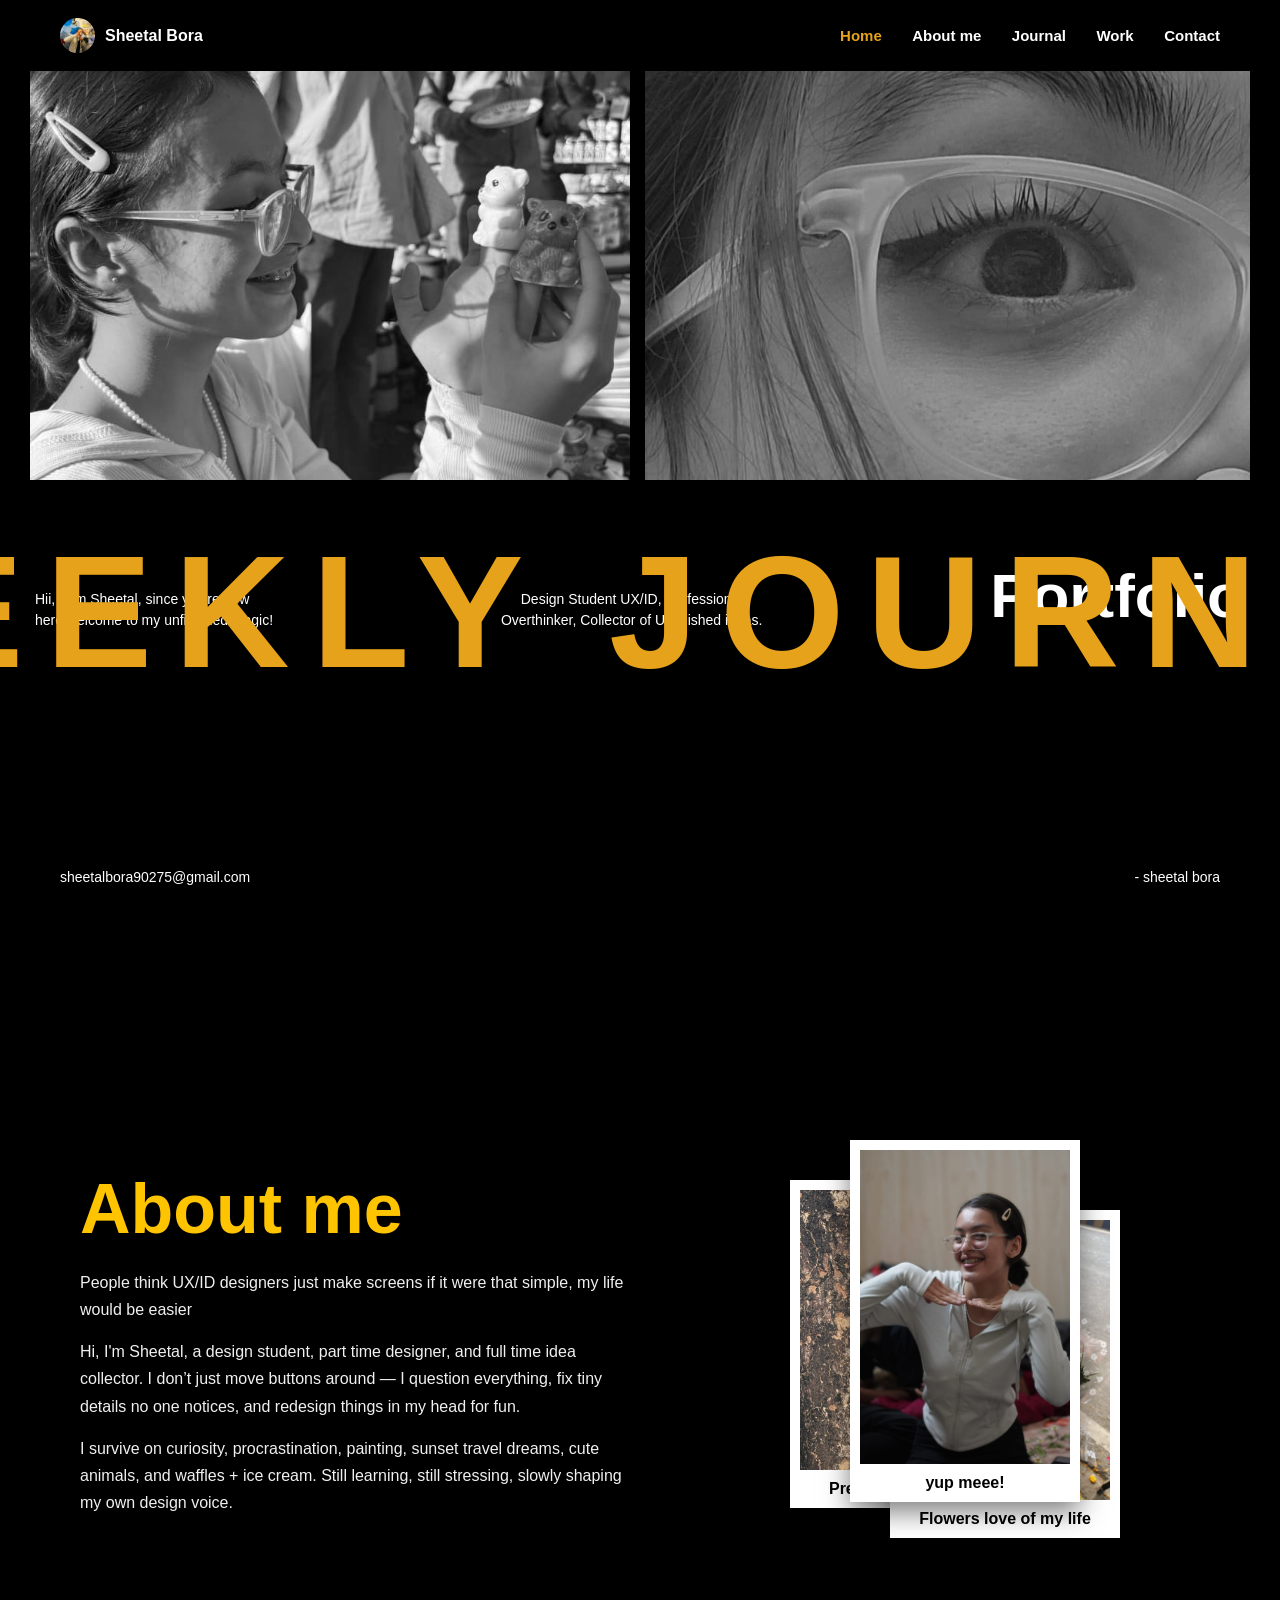
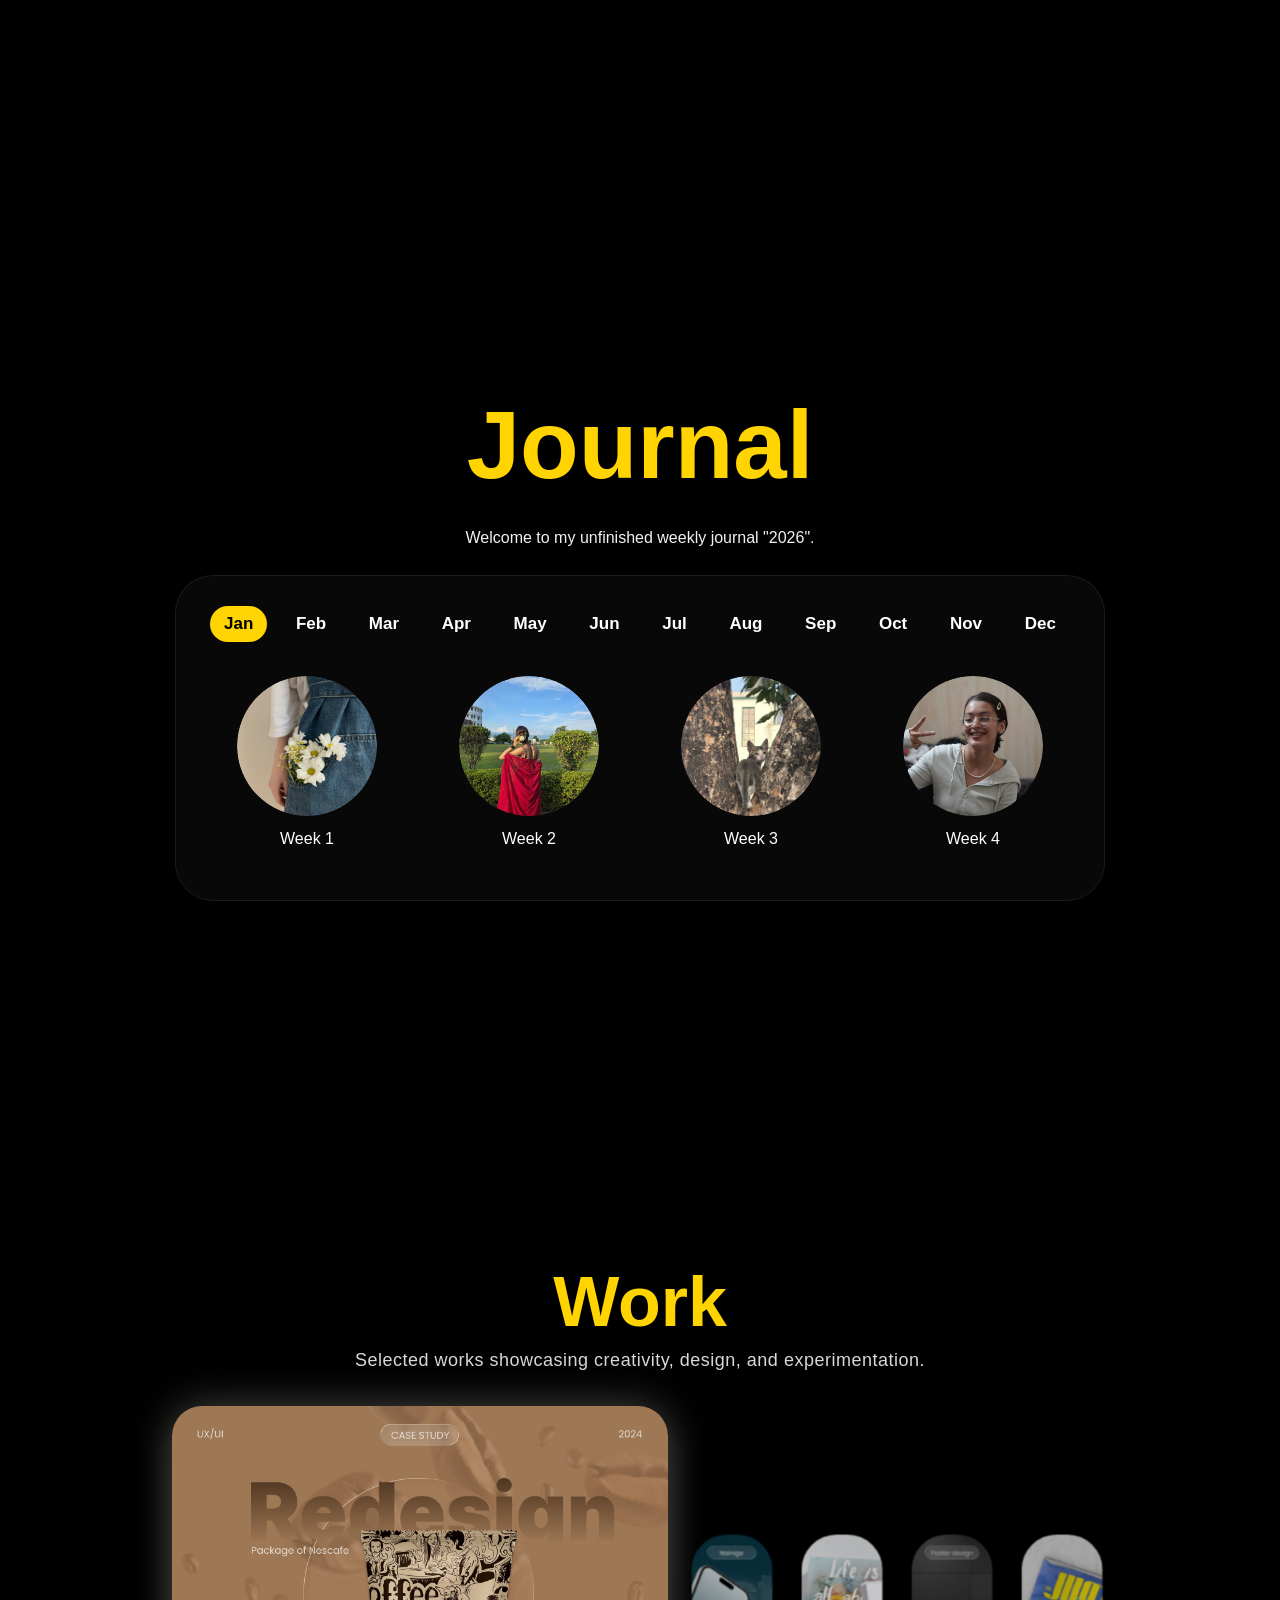
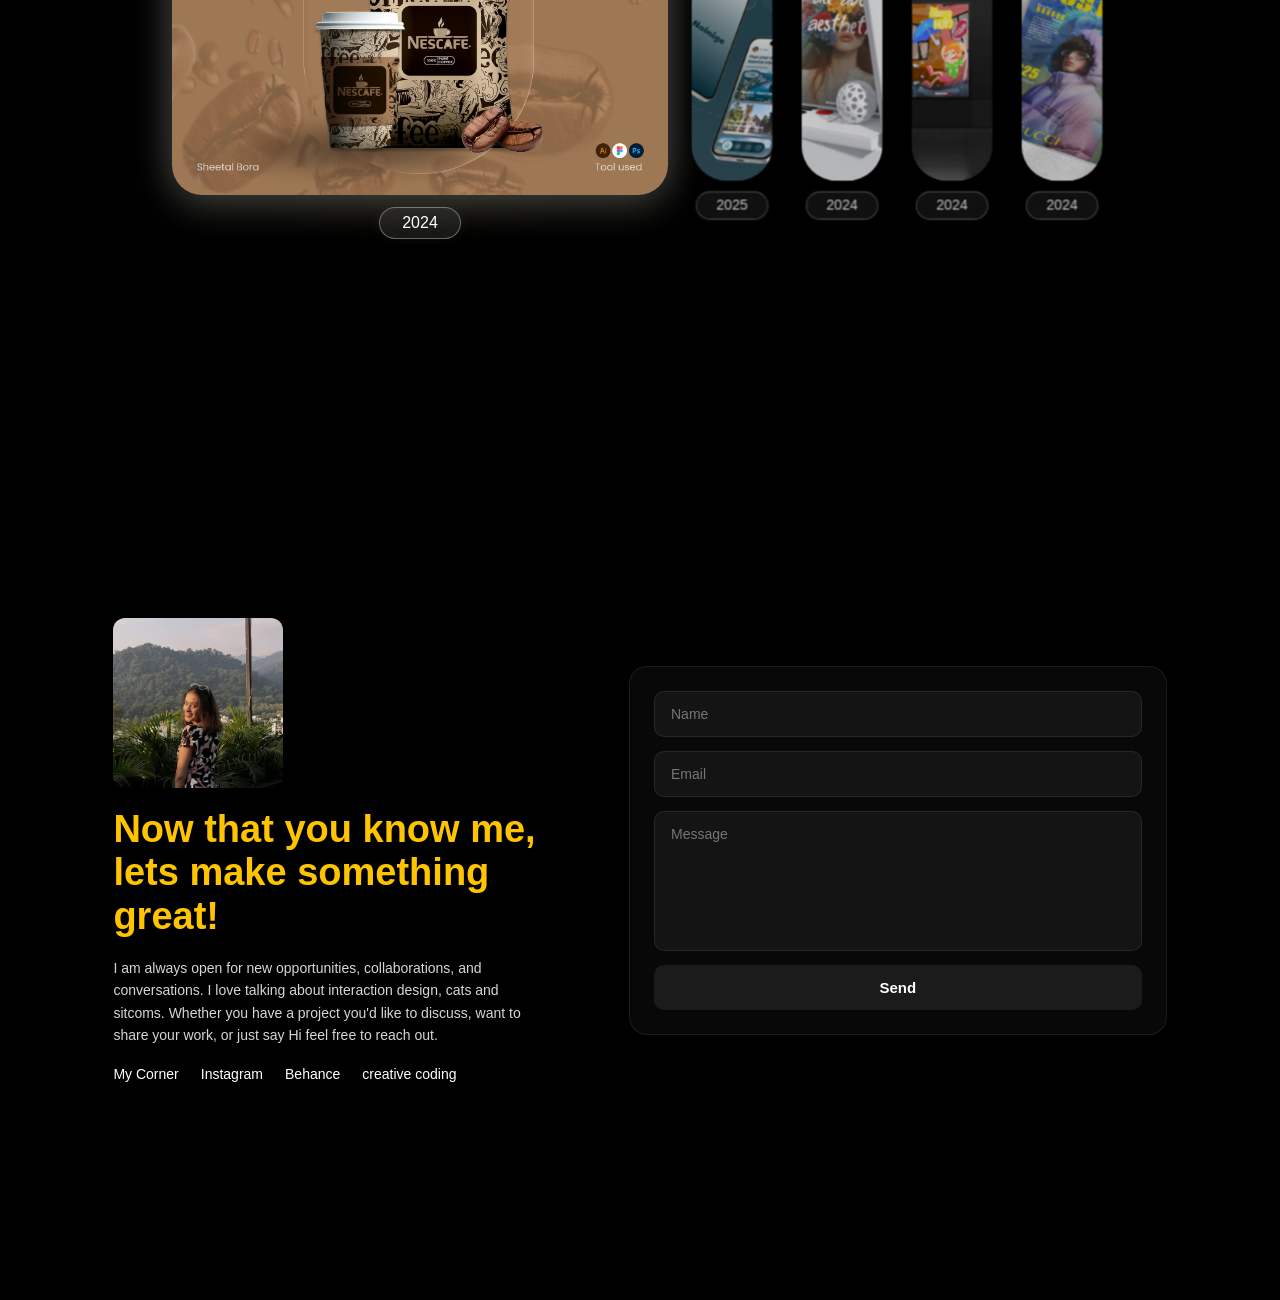
<file: index.html>
<!DOCTYPE html>
<html lang="en">
<head>
  <meta charset="UTF-8">
  <meta name="viewport" content="width=device-width, initial-scale=1.0">
  <title>Sheetal Bora Portfolio</title>
  <link rel="stylesheet" href="style.css">
</head>
<body>
  <header>
    <div class="logo">
      <img src="image/image 95.png" alt="logo">
      <span><b>Sheetal Bora</b></span>
    </div>

    <nav>
      <a href="#home" class="nav-link active">Home</a>
      <a href="#about" class="nav-link">About me</a>
      <a href="#journal" class="nav-link">Journal</a>
      <a href="#work" class="nav-link">Work</a>
      <a href="#contact" class="nav-link">Contact</a>
    </nav>
  </header>

  <!-- HERO -->
  <section class="hero" id="home">
    <div class="images">
      <img src="image/WhatsApp Image 2026-03-09 at 8.50.52 AM.jpeg" class="img1" alt="">
      <img src="image/EYE.jpeg" class="img2" alt="">
    </div>

    <h1>WEEKLY JOURNAL</h1>

    <div class="bottom-text">
      <div class="intro">
        <p>Hii, I am Sheetal, since you're new<br>here welcome to my unfinished magic!</p>
      </div>

      <div class="design">
        <p>Design Student UX/ID, Professional<br>Overthinker, Collector of Unfinished ideas.</p>
      </div>

      <div class="portfolio">
        <h2>Portfolio</h2>
      </div>
    </div>
  </section>

  <!-- ABOUT -->
  <section class="about" id="about">
    <div class="left">
      <h1>About me</h1>

      <p class="subtitle">
        People think UX/ID designers just make screens if it were that simple, my life would be easier
      </p>

      <p>
        Hi, I'm Sheetal, a design student, part time designer, and full time idea collector.
        I don’t just move buttons around — I question everything, fix tiny details no one notices,
        and redesign things in my head for fun.
      </p>

      <p>
        I survive on curiosity, procrastination, painting, sunset travel dreams, cute animals,
        and waffles + ice cream. Still learning, still stressing, slowly shaping my own design voice.
      </p>
    </div>

    <div class="right">
      <div class="polaroid stack1">
        <img src="image/WhatsApp Image 2026-03-09 at 8.50.54 AM.jpeg" alt="">
        <p>yup meee!</p>
      </div>

      <div class="polaroid stack2">
        <img src="image/WhatsApp Image 2025-03-09 at 8.53.59 AM.jpeg" alt="">
        <p>Flowers love of my life</p>
      </div>

      <div class="polaroid stack3">
        <img src="image/WhatsApp Image 2026-03-09 at 8.53.53 AM.jpeg" alt="">
        <p>Pretty little baby cat</p>
      </div>
    </div>
  </section>

  <!-- JOURNAL SECTION -->
  <section class="journal-section" id="journal">
    <h1 class="journal-title">Journal</h1>
    <p class="journal-subtitle">Welcome to my unfinished weekly journal "2026".</p>

    <div class="journal-card">

      <!-- RADIO BUTTONS -->
      <input type="radio" name="journal-month" id="jan" checked>
      <input type="radio" name="journal-month" id="feb">
      <input type="radio" name="journal-month" id="mar">
      <input type="radio" name="journal-month" id="apr">
      <input type="radio" name="journal-month" id="may">
      <input type="radio" name="journal-month" id="jun">
      <input type="radio" name="journal-month" id="jul">
      <input type="radio" name="journal-month" id="aug">
      <input type="radio" name="journal-month" id="sep">
      <input type="radio" name="journal-month" id="oct">
      <input type="radio" name="journal-month" id="nov">
      <input type="radio" name="journal-month" id="dec">

      <!-- MONTHS -->
      <div class="journal-months">
        <label for="jan" class="month-tab">Jan</label>
        <label for="feb" class="month-tab">Feb</label>
        <label for="mar" class="month-tab">Mar</label>
        <label for="apr" class="month-tab">Apr</label>
        <label for="may" class="month-tab">May</label>
        <label for="jun" class="month-tab">Jun</label>
        <label for="jul" class="month-tab">Jul</label>
        <label for="aug" class="month-tab">Aug</label>
        <label for="sep" class="month-tab">Sep</label>
        <label for="oct" class="month-tab">Oct</label>
        <label for="nov" class="month-tab">Nov</label>
        <label for="dec" class="month-tab">Dec</label>
      </div>

      <!-- JAN -->
      <div class="month-panel panel-jan">
        <div class="weeks-row">
          <a href="jan-week1.html" class="week-item filled">
            <div class="week-circle">
              <img src="image/art• aesthetic•flowers.jpg" alt="January Week 1">
            </div>
            <span>Week 1</span>
          </a>

          <a href="jan-week2.html" class="week-item filled">
            <div class="week-circle">
              <img src="image/WhatsApp Image 2026-03-09 at 8.53.59 AM.jpeg" alt="January Week 2">
            </div>
            <span>Week 2</span>
          </a>

          <a href="jan-week3.html" class="week-item filled">
            <div class="week-circle">
              <img src="image/WhatsApp Image 2026-03-09 at 8.53.53 AM.jpeg" alt="January Week 3">
            </div>
            <span>Week 3</span>
          </a>

          <a href="jan-week4.html" class="week-item filled">
            <div class="week-circle">
              <img src="image/WhatsApp Image 2026-03-09 at 8.50.55 AM.jpeg" alt="January Week 4">
            </div>
            <span>Week 4</span>
          </a>
        </div>
      </div>

      <!-- FEB -->
      <div class="month-panel panel-feb">
        <div class="weeks-row">
          <a href="inspomoodboard.html" class="week-item filled">
            <div class="week-circle">
              <img src="image/WhatsApp Image 2026-03-10 at 11.21.31 PM.jpeg" alt="February Week 1">
            </div>
            <span>Week 1</span>
          </a>

          <a href="mistake.html" class="week-item filled">
            <div class="week-circle">
              <img src="image/WhatsApp Image 2026-03-10 at 11.21.25 PM (1).jpeg" alt="February Week 2">
            </div>
            <span>Week 2</span>
          </a>

          <a href="letter.html" class="week-item filled">
            <div class="week-circle">
              <img src="image/WhatsApp Image 2026-03-09 at 8.50.51 AM.jpeg" alt="February Week 3">
            </div>
            <span>Week 3</span>
          </a>

          <a href="exam.html" class="week-item filled">
            <div class="week-circle">
              <img src="image/WhatsApp Image 2025-03-09 at 8.53.59 AM.jpeg" alt="February Week 4">
            </div>
            <span>Week 4</span>
          </a>
        </div>
      </div>

      <!-- MAR -->
      <div class="month-panel panel-mar">
        <div class="weeks-row">
          <a href="holidays.html" class="week-item filled">
            <div class="week-circle">
              <img src="image/WhatsApp Image 2026-03-09 at 8.54.00 AM.jpeg" alt="March Week 1">
            </div>
            <span>Week 1</span>
          </a>

          <a href="#" class="week-item add-week">
            <div class="week-circle empty-circle plus-circle">+</div>
            <span>Week 2</span>
          </a>

          <div class="week-item empty">
            <div class="week-circle empty-circle"></div>
            <span>Week 3</span>
          </div>

          <div class="week-item empty">
            <div class="week-circle empty-circle"></div>
            <span>Week 4</span>
          </div>
        </div>
      </div>

      <!-- APR -->
      <div class="month-panel panel-apr">
        <div class="weeks-row">
          <div class="week-item empty"><div class="week-circle empty-circle"></div><span>Week 1</span></div>
          <div class="week-item empty"><div class="week-circle empty-circle"></div><span>Week 2</span></div>
          <div class="week-item empty"><div class="week-circle empty-circle"></div><span>Week 3</span></div>
          <div class="week-item empty"><div class="week-circle empty-circle"></div><span>Week 4</span></div>
        </div>
      </div>

      <!-- MAY -->
      <div class="month-panel panel-may">
        <div class="weeks-row">
          <div class="week-item empty"><div class="week-circle empty-circle"></div><span>Week 1</span></div>
          <div class="week-item empty"><div class="week-circle empty-circle"></div><span>Week 2</span></div>
          <div class="week-item empty"><div class="week-circle empty-circle"></div><span>Week 3</span></div>
          <div class="week-item empty"><div class="week-circle empty-circle"></div><span>Week 4</span></div>
        </div>
      </div>

      <!-- JUN -->
      <div class="month-panel panel-jun">
        <div class="weeks-row">
          <div class="week-item empty"><div class="week-circle empty-circle"></div><span>Week 1</span></div>
          <div class="week-item empty"><div class="week-circle empty-circle"></div><span>Week 2</span></div>
          <div class="week-item empty"><div class="week-circle empty-circle"></div><span>Week 3</span></div>
          <div class="week-item empty"><div class="week-circle empty-circle"></div><span>Week 4</span></div>
        </div>
      </div>

      <!-- JUL -->
      <div class="month-panel panel-jul">
        <div class="weeks-row">
          <div class="week-item empty"><div class="week-circle empty-circle"></div><span>Week 1</span></div>
          <div class="week-item empty"><div class="week-circle empty-circle"></div><span>Week 2</span></div>
          <div class="week-item empty"><div class="week-circle empty-circle"></div><span>Week 3</span></div>
          <div class="week-item empty"><div class="week-circle empty-circle"></div><span>Week 4</span></div>
        </div>
      </div>

      <!-- AUG -->
      <div class="month-panel panel-aug">
        <div class="weeks-row">
          <div class="week-item empty"><div class="week-circle empty-circle"></div><span>Week 1</span></div>
          <div class="week-item empty"><div class="week-circle empty-circle"></div><span>Week 2</span></div>
          <div class="week-item empty"><div class="week-circle empty-circle"></div><span>Week 3</span></div>
          <div class="week-item empty"><div class="week-circle empty-circle"></div><span>Week 4</span></div>
        </div>
      </div>

      <!-- SEP -->
      <div class="month-panel panel-sep">
        <div class="weeks-row">
          <div class="week-item empty"><div class="week-circle empty-circle"></div><span>Week 1</span></div>
          <div class="week-item empty"><div class="week-circle empty-circle"></div><span>Week 2</span></div>
          <div class="week-item empty"><div class="week-circle empty-circle"></div><span>Week 3</span></div>
          <div class="week-item empty"><div class="week-circle empty-circle"></div><span>Week 4</span></div>
        </div>
      </div>

      <!-- OCT -->
      <div class="month-panel panel-oct">
        <div class="weeks-row">
          <div class="week-item empty"><div class="week-circle empty-circle"></div><span>Week 1</span></div>
          <div class="week-item empty"><div class="week-circle empty-circle"></div><span>Week 2</span></div>
          <div class="week-item empty"><div class="week-circle empty-circle"></div><span>Week 3</span></div>
          <div class="week-item empty"><div class="week-circle empty-circle"></div><span>Week 4</span></div>
        </div>
      </div>

      <!-- NOV -->
      <div class="month-panel panel-nov">
        <div class="weeks-row">
          <div class="week-item empty"><div class="week-circle empty-circle"></div><span>Week 1</span></div>
          <div class="week-item empty"><div class="week-circle empty-circle"></div><span>Week 2</span></div>
          <div class="week-item empty"><div class="week-circle empty-circle"></div><span>Week 3</span></div>
          <div class="week-item empty"><div class="week-circle empty-circle"></div><span>Week 4</span></div>
        </div>
      </div>

      <!-- DEC -->
      <div class="month-panel panel-dec">
        <div class="weeks-row">
          <div class="week-item empty"><div class="week-circle empty-circle"></div><span>Week 1</span></div>
          <div class="week-item empty"><div class="week-circle empty-circle"></div><span>Week 2</span></div>
          <div class="week-item empty"><div class="week-circle empty-circle"></div><span>Week 3</span></div>
          <div class="week-item empty"><div class="week-circle empty-circle"></div><span>Week 4</span></div>
        </div>
      </div>

    </div>
  </section>

  <!-- WORK -->
  <section class="work-section" id="work">
    <h1 class="work-title">Work</h1>
    <p class="work-subtitle">Selected works showcasing creativity, design, and experimentation.</p>

    <div class="work-wrap">
      <input type="radio" name="project" id="proj1" checked>
      <input type="radio" name="project" id="proj2">
      <input type="radio" name="project" id="proj3">
      <input type="radio" name="project" id="proj4">
      <input type="radio" name="project" id="proj5">

      <div class="projects-row">
        <label for="proj1" class="project-thumb thumb1">
          <img src="image/coffe2.png" alt="">
          <span>2024</span>
        </label>

        <label for="proj2" class="project-thumb thumb2">
          <img src="image/nanigo.png" alt="">
          <span>2025</span>
        </label>

        <label for="proj3" class="project-thumb thumb3">
          <img src="image/book.png" alt="">
          <span>2024</span>
        </label>

        <label for="proj4" class="project-thumb thumb4">
          <img src="image/poster.png" alt="">
          <span>2024</span>
        </label>

        <label for="proj5" class="project-thumb thumb5">
          <img src="image/graphic2.png" alt="">
          <span>2024</span>
        </label>
      </div>
    </div>
  </section>

  <!-- CONTACT -->
  <section class="contact-section" id="contact">

    <div class="contact-left">
      <img src="image/ink.jpeg" alt="my photo" class="contact-photo">

      <h2>Now that you know me,<br>lets make something great!</h2>

      <p>
        I am always open for new opportunities, collaborations, and conversations.
        I love talking about interaction design, cats and sitcoms. Whether you have
        a project you'd like to discuss, want to share your work, or just say Hi
        feel free to reach out.
      </p>

      <div class="contact-links">
        <a href="https://sheetalcode7351.github.io/mycorner.io/">My Corner</a>
        <a href="https://www.instagram.com/sheetal_7351?igsh=MW5wbmE5a3d1djgw">Instagram</a>
        <a href="https://www.behance.net/sheetalbora">Behance</a>
        <a href="creaTive coding\index.html">creative coding</a>
      </div>
    </div>

    <div class="contact-right">
      <input type="text" placeholder="Name">
      <input type="email" placeholder="Email">
      <textarea placeholder="Message"></textarea>
      <button>Send</button>
    </div>

  </section>

  <footer>
    <div>sheetalbora90275@gmail.com</div>
    <div>- sheetal bora</div>
  </footer>

  <script>
    const sections = document.querySelectorAll("section");
    const navLinks = document.querySelectorAll(".nav-link");

    window.addEventListener("scroll", () => {
      let current = "";

      sections.forEach(section => {
        const sectionTop = section.offsetTop;

        if (window.pageYOffset >= sectionTop - 200) {
          current = section.getAttribute("id");
        }
      });

      navLinks.forEach(link => {
        link.classList.remove("active");
        if (link.getAttribute("href") === "#" + current) {
          link.classList.add("active");
        }
      });
    });
  </script>

  <script>
    document.addEventListener("mousemove", function(e){
      const sparkle = document.createElement("div");
      sparkle.classList.add("sparkle");
      sparkle.style.left = e.clientX + "px";
      sparkle.style.top = e.clientY + "px";
      document.body.appendChild(sparkle);

      setTimeout(() => {
        sparkle.remove();
      }, 800);
    });
  </script>

  <script>
    const monthRadios = document.querySelectorAll('input[name="journal-month"]');
    const monthLabels = document.querySelectorAll('.journal-months .month-tab');

    function saveSelectedMonth(monthId) {
      localStorage.setItem("selectedJournalMonth", monthId);
    }

    function restoreSelectedMonth() {
      const savedMonth = localStorage.getItem("selectedJournalMonth");
      if (savedMonth) {
        const savedRadio = document.getElementById(savedMonth);
        if (savedRadio) {
          savedRadio.checked = true;
        }
      }
    }

    monthRadios.forEach(radio => {
      radio.addEventListener("change", function () {
        saveSelectedMonth(this.id);
      });
    });

    monthLabels.forEach(label => {
      label.addEventListener("click", function () {
        const monthId = this.getAttribute("for");
        saveSelectedMonth(monthId);
      });
    });

    window.addEventListener("load", restoreSelectedMonth);
  </script>

</body>
</html>
</file>
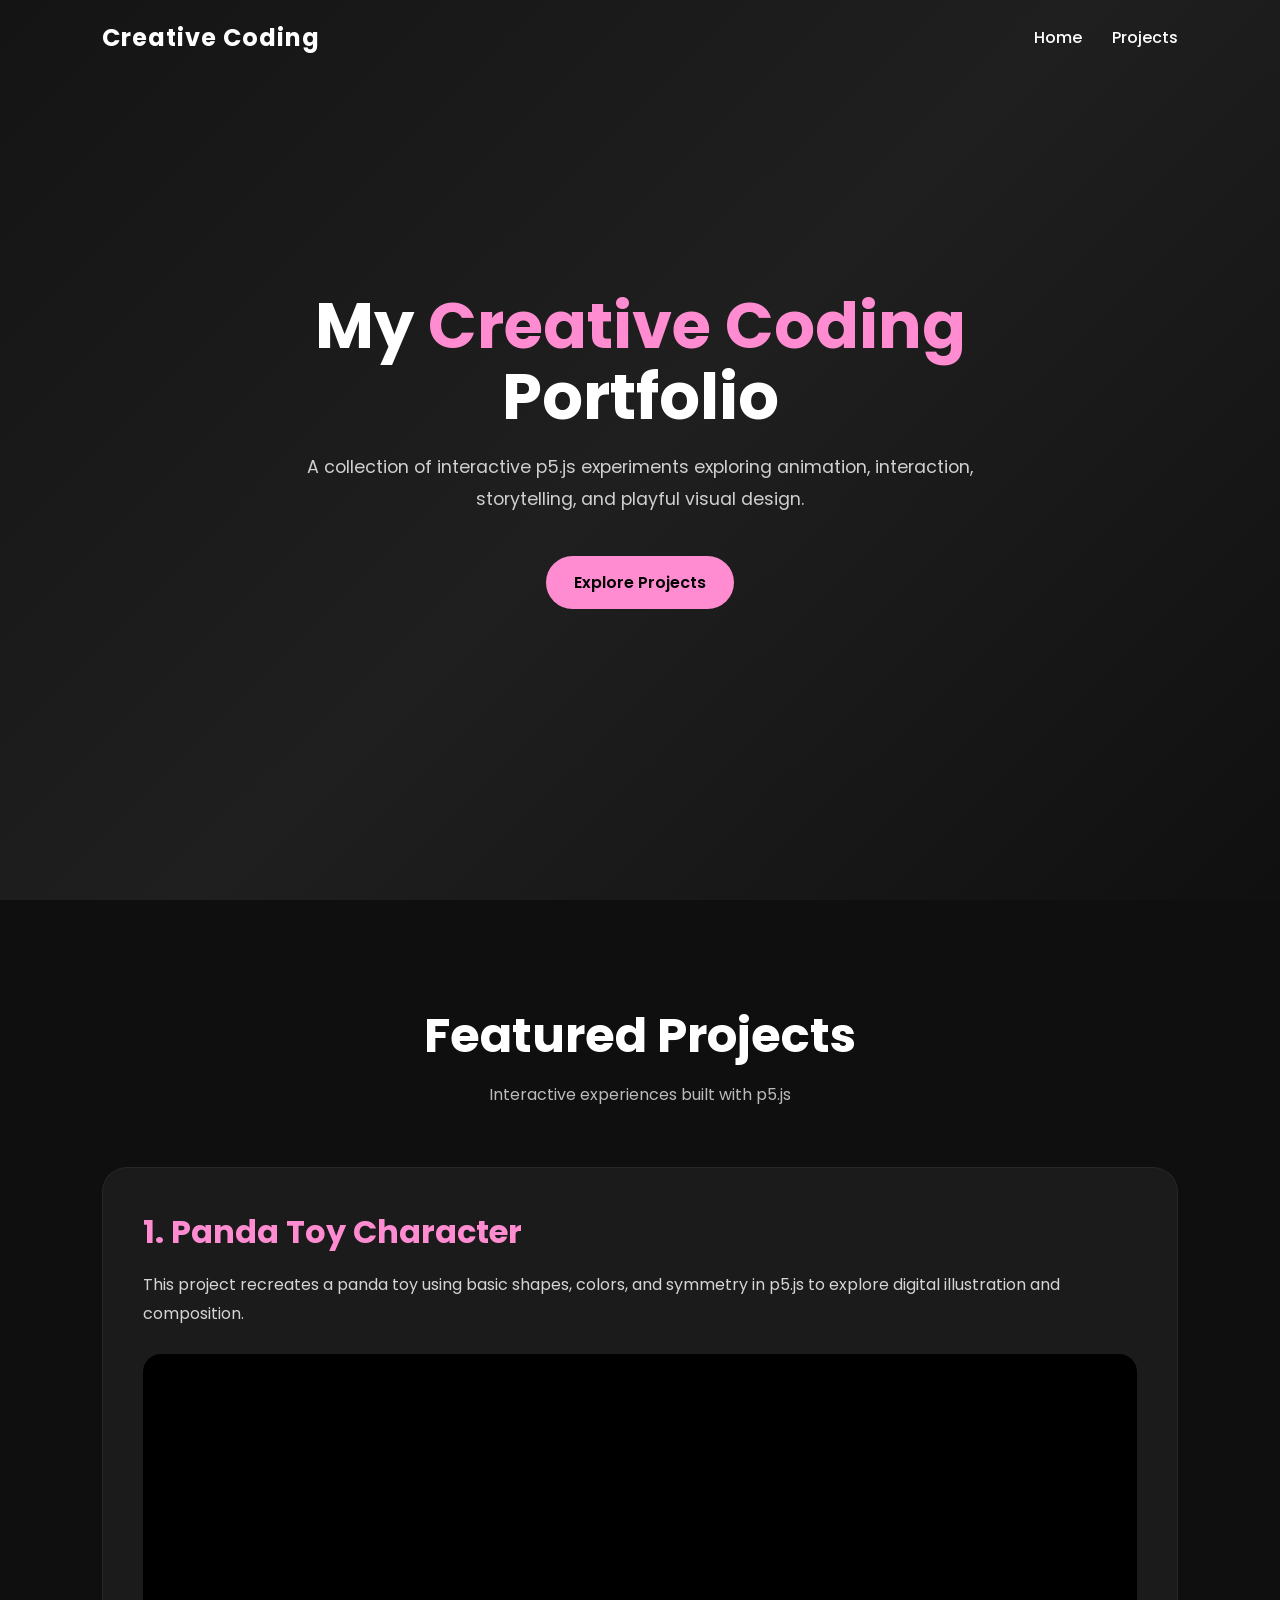
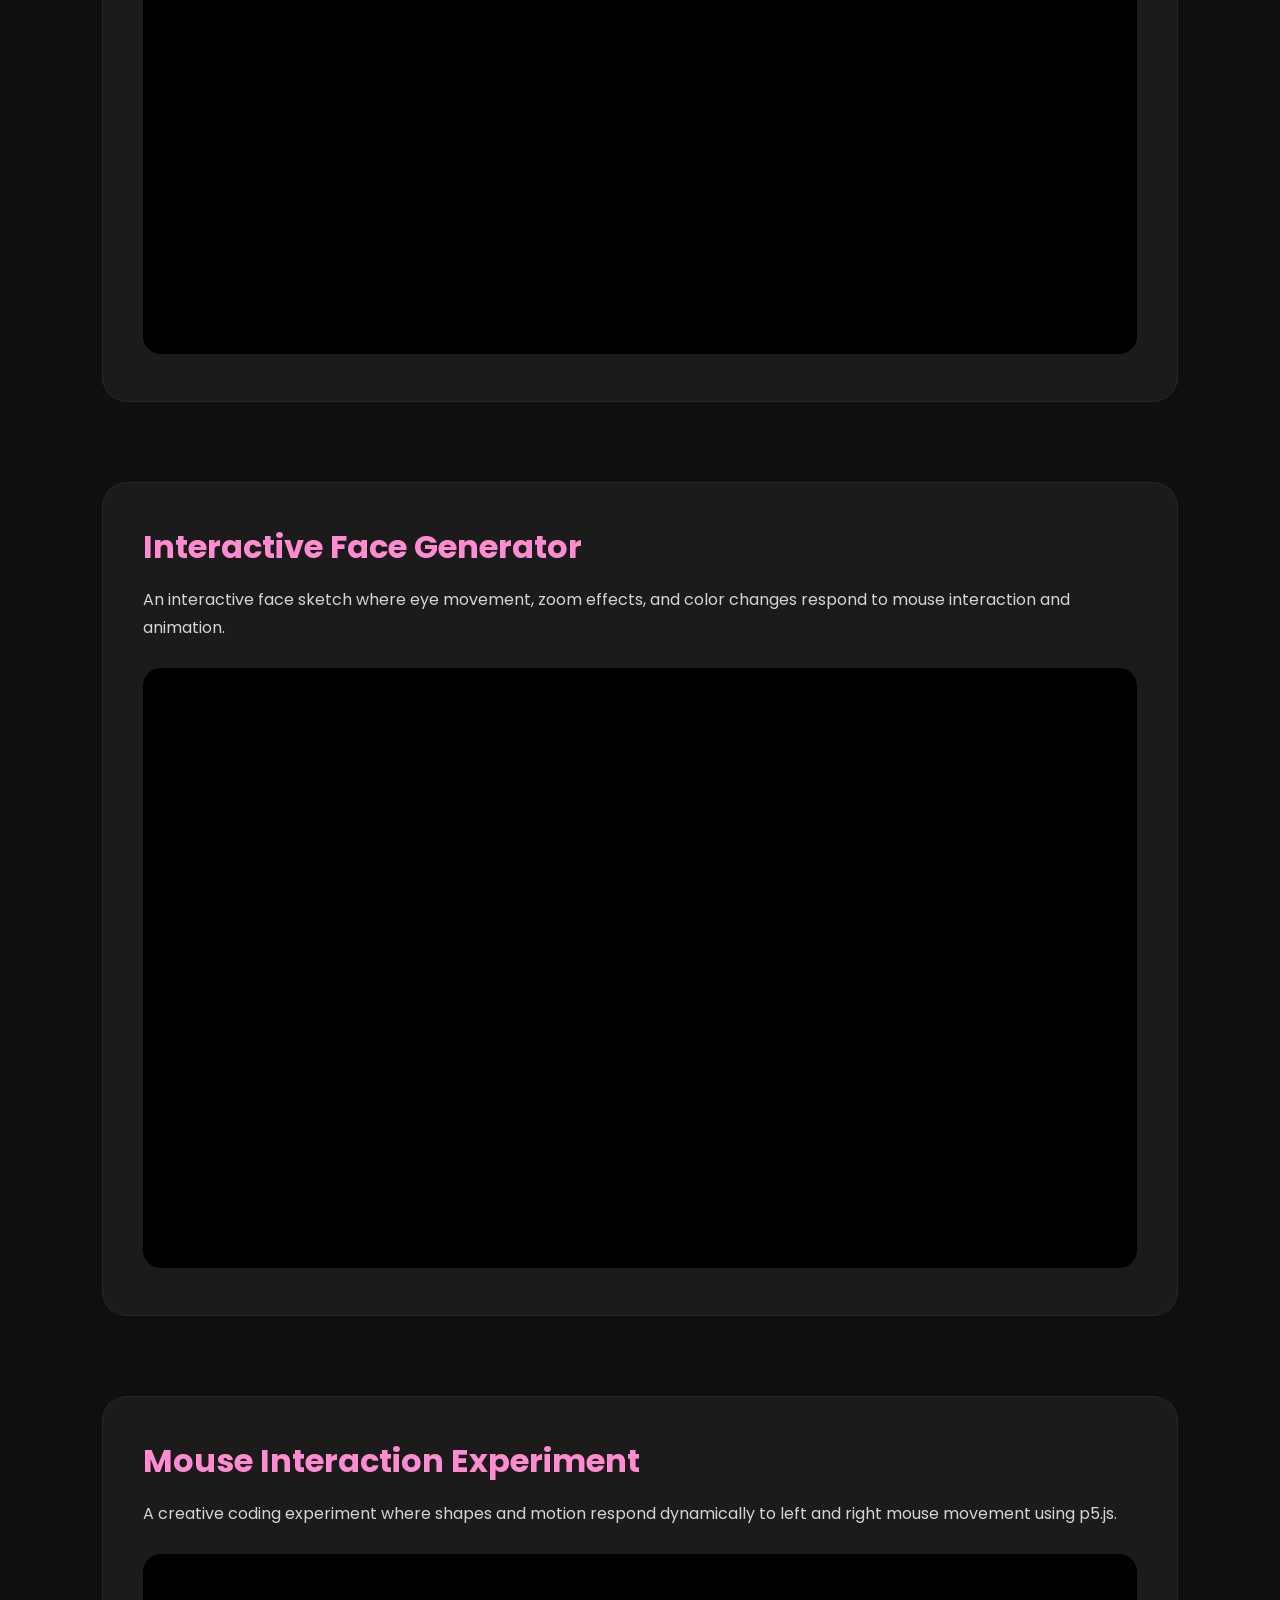
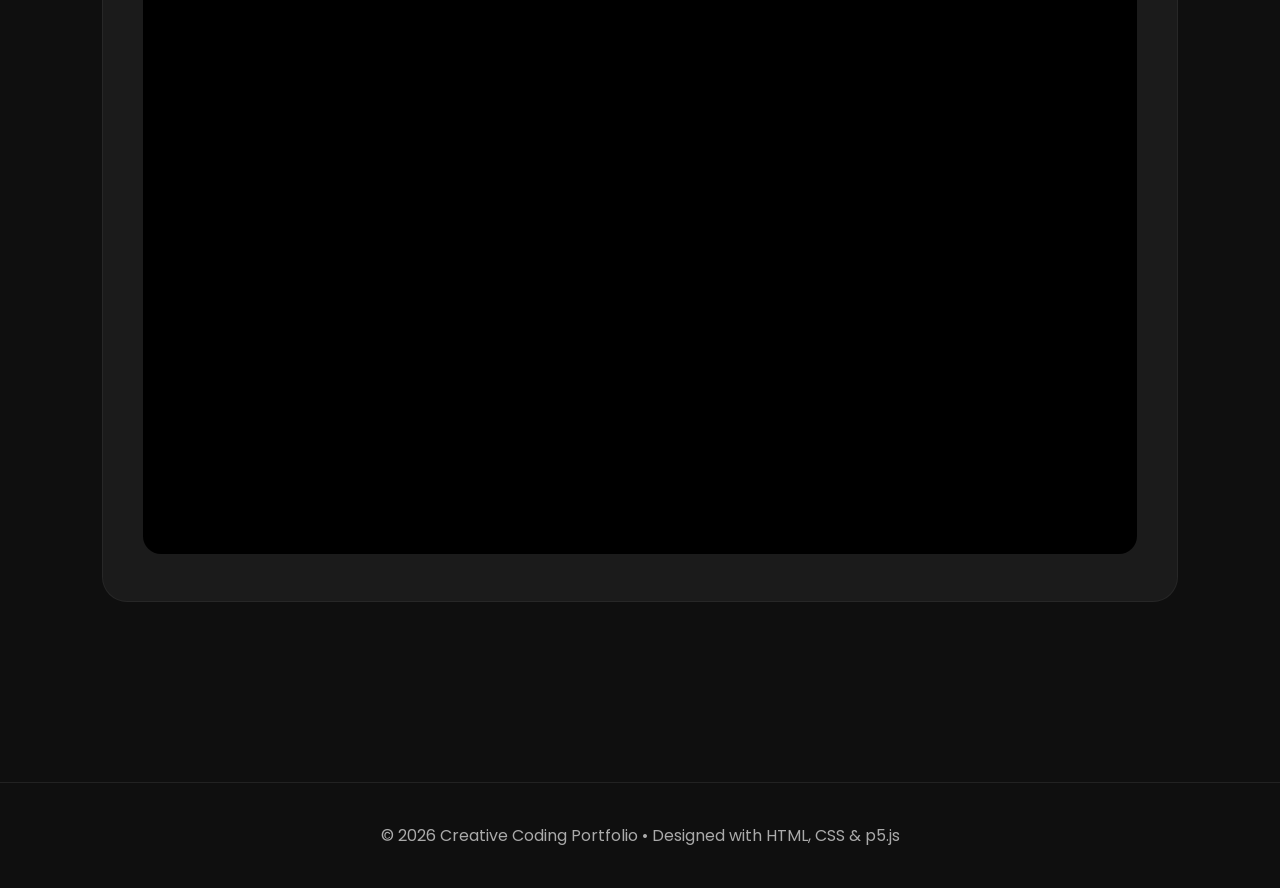
<file: creaTive coding/index.html>
<!DOCTYPE html>
<html lang="en">
<head>
  <meta charset="UTF-8" />
  <meta name="viewport" content="width=device-width, initial-scale=1.0" />

  <title>Creative Coding Portfolio</title>

  <!-- Google Font -->
  <link rel="preconnect" href="https://fonts.googleapis.com">
  <link href="https://fonts.googleapis.com/css2?family=Poppins:wght@300;400;600;700&display=swap" rel="stylesheet">

  <style>
    *{
      margin:0;
      padding:0;
      box-sizing:border-box;
      scroll-behavior:smooth;
    }

    body{
      font-family:'Poppins', sans-serif;
      background:#0f0f0f;
      color:white;
      overflow-x:hidden;
    }

    /* NAVBAR */

    nav{
      width:100%;
      padding:20px 8%;
      position:fixed;
      top:0;
      left:0;
      z-index:1000;
      display:flex;
      justify-content:space-between;
      align-items:center;
      
    }

    nav h1{
      font-size:1.5rem;
      color:#ffffff;
      letter-spacing:1px;
    }

    nav ul{
      display:flex;
      gap:30px;
      list-style:none;
    }

    nav ul li a{
      text-decoration:none;
      color:white;
      font-weight:500;
      transition:0.3s;
    }

    nav ul li a:hover{
      color:#ff8bd1;
    }

    /* HERO */

    .hero{
      height:100vh;
      display:flex;
      justify-content:center;
      align-items:center;
      text-align:center;
      padding:0 10%;
      background:linear-gradient(135deg,#141414,#1f1f1f,#101010);
    }

    .hero-content h2{
      font-size:4rem;
      margin-bottom:20px;
      line-height:1.1;
    }

    .hero-content span{
      color:#ff8bd1;
    }

    .hero-content p{
      font-size:1.1rem;
      color:#cfcfcf;
      max-width:700px;
      margin:auto;
      line-height:1.8;
    }

    .scroll-btn{
      display:inline-block;
      margin-top:40px;
      padding:14px 28px;
      border-radius:50px;
      background:#ff8bd1;
      color:black;
      text-decoration:none;
      font-weight:600;
      transition:0.3s;
    }

    .scroll-btn:hover{
      transform:translateY(-3px);
    }

    /* PROJECT SECTION */

    .projects{
      width:100%;
      padding:100px 8%;
    }

    .section-title{
      text-align:center;
      margin-bottom:60px;
    }

    .section-title h2{
      font-size:3rem;
      margin-bottom:10px;
    }

    .section-title p{
      color:#bbbbbb;
    }

    .project-card{
      background:#1b1b1b;
      border-radius:25px;
      padding:40px;
      margin-bottom:80px;
      transition:0.4s;
      border:1px solid rgba(255,255,255,0.05);
    }

    .project-card:hover{
      transform:translateY(-8px);
      box-shadow:0 0 30px rgba(255,139,209,0.15);
    }

    .project-card h3{
      font-size:2rem;
      margin-bottom:15px;
      color:#ff8bd1;
    }

    .project-card p{
      color:#d5d5d5;
      line-height:1.8;
      margin-bottom:25px;
    }

    iframe{
      width:100%;
      height:600px;
      border:none;
      border-radius:18px;
      background:black;
    }

    /* FOOTER */

    footer{
      text-align:center;
      padding:40px 20px;
      color:#aaaaaa;
      border-top:1px solid rgba(255,255,255,0.08);
    }

    /* MOBILE */

    @media(max-width:768px){

      .hero-content h2{
        font-size:2.5rem;
      }

      nav{
        flex-direction:column;
        gap:15px;
      }

      nav ul{
        gap:15px;
      }

      iframe{
        height:400px;
      }
    }

  </style>
</head>

<body>

  <!-- NAVBAR -->

  <nav>
    <h1>Creative Coding</h1>

    <ul>
      <li><a href="#home">Home</a></li>
      <li><a href="#projects">Projects</a></li>
    </ul>
  </nav>

  <!-- HERO -->

  <section class="hero" id="home">

    <div class="hero-content">

      <h2>
        My <span>Creative Coding</span><br>
        Portfolio
      </h2>

      <p>
        A collection of interactive p5.js experiments exploring animation,
        interaction, storytelling, and playful visual design.
      </p>

      <a href="#projects" class="scroll-btn">
        Explore Projects
      </a>

    </div>

  </section>

  <!-- PROJECTS -->

  <section class="projects" id="projects">

    <div class="section-title">
      <h2>Featured Projects</h2>
      <p>Interactive experiences built with p5.js</p>
    </div>

    <!-- PROJECT 1 -->

    <div class="project-card">

      <h3>1. Panda Toy Character</h3>

      <p>

This project recreates a panda toy using basic shapes, colors, and symmetry in p5.js to explore digital illustration and composition.
      </p>

      <!-- REPLACE THE LINK BELOW -->

      <iframe src="https://editor.p5js.org/sheetalbora7351/full/LM_2IAXqb"></iframe>
    </div>

    <!-- PROJECT 2 -->

    <div class="project-card">

      <h3>Interactive Face Generator</h3>

      <p>
        An interactive face sketch where eye movement, zoom effects, and color changes respond to mouse interaction and animation.
      </p>

      <!-- REPLACE THE LINK BELOW -->

      <iframe src="https://editor.p5js.org/sheetalbora7351/full/SkWwdBpB9"></iframe>

    </div>

    <!-- PROJECT 3 -->

    <div class="project-card">

      <h3>Mouse Interaction Experiment</h3>

      <p>
       A creative coding experiment where shapes and motion respond dynamically to left and right mouse movement using p5.js.
      </p>

      <!-- REPLACE THE LINK BELOW -->

      <iframe src="https://editor.p5js.org/sheetalbora7351/full/JbV67K1TM"></iframe>
    </div>

  </section>

  <!-- FOOTER -->

  <footer>
    © 2026 Creative Coding Portfolio • Designed with HTML, CSS & p5.js
  </footer>

</body>
</html>
</file>
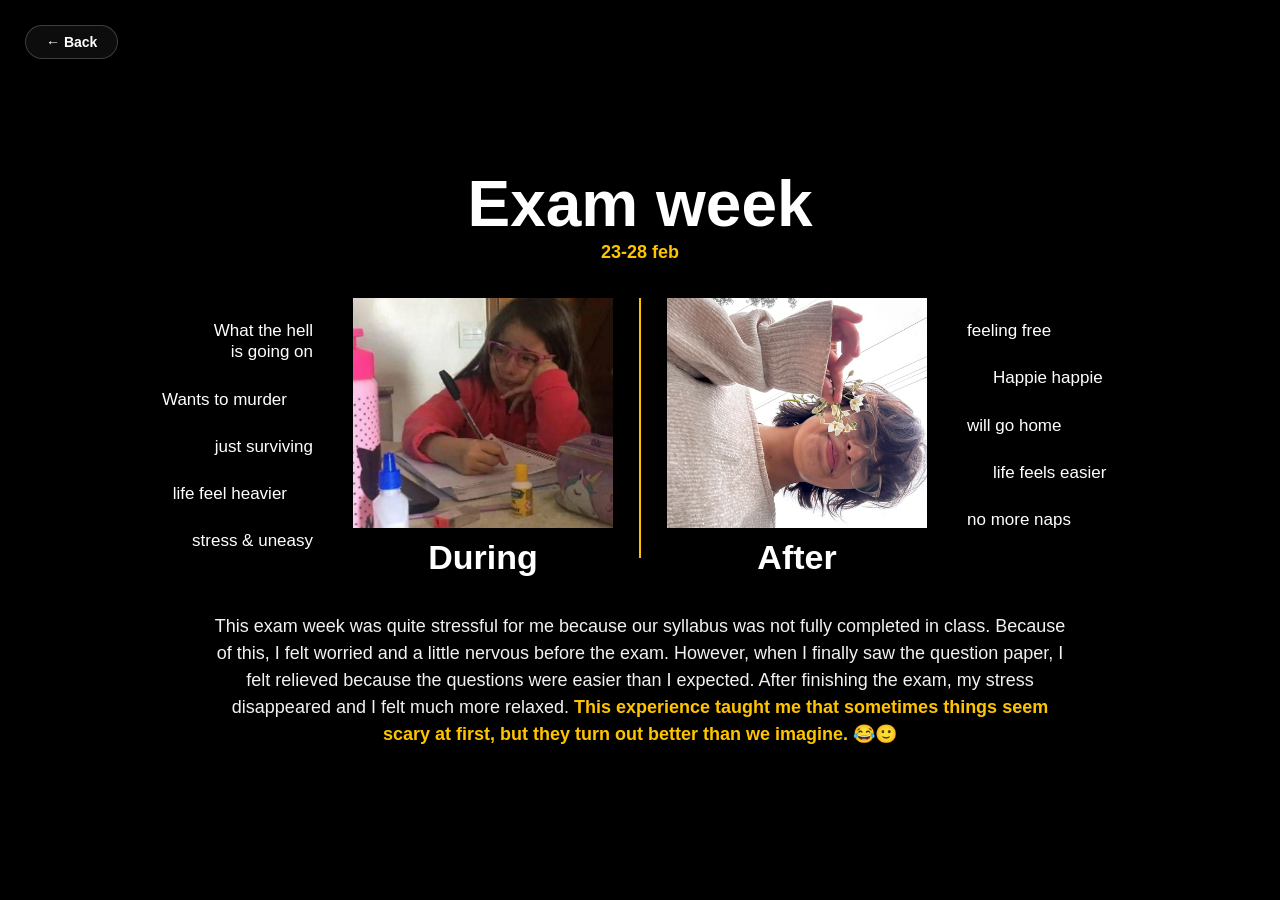
<file: exam.html>
<!DOCTYPE html>
<html lang="en">
<head>
  <meta charset="UTF-8">
  <meta name="viewport" content="width=device-width, initial-scale=1.0">
  <title>Exam Week</title>

  <style>
    *{
      margin:0;
      padding:0;
      box-sizing:border-box;
      font-family:Arial, Helvetica, sans-serif;
    }

    html{
      scroll-behavior:smooth;
    }

    body{
      background:#000;
      color:#fff;
      min-height:100vh;
      overflow-x:hidden;
      position:relative;
      
  

    }

    .page{
      min-height:100vh;
      display:flex;
      justify-content:center;
      align-items:center;
      padding:60px 20px;
      background:#000;
    }

    .exam-card{
      width:100%;
      max-width:1100px;
      position:relative;
      padding:40px 20px 20px;
    }

    .back-link{
      position:fixed;
      top:25px;
      left:25px;
      padding:8px 20px;
      border-radius:30px;
      text-decoration:none;
      font-size:14px;
      font-weight:600;
      color:#fff;
      background:rgba(255,255,255,0.05);
      border:1px solid rgba(255,255,255,0.2);
      backdrop-filter:blur(10px);
      -webkit-backdrop-filter:blur(10px);
      transition:.3s;
      z-index:999;
    }

    .back-link:hover{
      background:#ffc400;
      color:#000;
      border:1px solid #ffc400;
      box-shadow:
        0 0 15px rgba(255,196,0,.6),
        0 0 30px rgba(255,196,0,.3);
    }

    .title{
      text-align:center;
      margin-bottom:35px;
    }

    .title h1{
      font-size:64px;
      font-weight:900;
      color:#fff;
      line-height:1;
    }

    .title p{
      margin-top:6px;
      font-size:18px;
      font-weight:700;
      color:#ffc400;
    }

    .middle{
      display:flex;
      justify-content:center;
      align-items:flex-start;
      gap:40px;
    }

    .side-notes{
      width:200px;
      display:flex;
      flex-direction:column;
      gap:26px;
      font-size:17px;
      font-weight:400;
      line-height:1.25;
      color:#fff;
      padding-top:22px;
    }

    .side-notes.left{
      align-items:flex-end;
    }

    .side-notes.right{
      align-items:flex-start;
    }

    .side-notes.left span:nth-child(odd){
      text-align:right;
      margin-right:0;
    }

    .side-notes.left span:nth-child(even){
      text-align:left;
      margin-right:26px;
    }

    .side-notes.right span:nth-child(odd){
      text-align:left;
      margin-left:0;
    }

    .side-notes.right span:nth-child(even){
      text-align:right;
      margin-left:26px;
    }

    .center-panels{
      display:flex;
      align-items:flex-start;
      gap:26px;
    }

    .panel{
      width:260px;
      display:flex;
      flex-direction:column;
      align-items:center;
      text-align:center;
    }

    .panel img{
      width:100%;
      height:230px;
      object-fit:cover;
      display:block;
    }

    .panel h2{
      margin-top:10px;
      font-size:34px;
      font-weight:900;
      color:#fff;
    }

    .divider{
      width:2px;
      height:260px;
      background:#ffc400;
      margin-top:0;
    }

    .bottom-text{
      max-width:860px;
      margin:36px auto 0;
      text-align:center;
      font-size:18px;
      line-height:1.5;
      font-weight:400;
      color:#f2f2f2;
    }

    .highlight{
      color:#ffc400;
      font-weight:700;
    }

    .sparkle{
      position:fixed;
      width:6px;
      height:6px;
      background:#ffc400;
      border-radius:50%;
      pointer-events:none;
      box-shadow:
        0 0 8px rgba(255,196,0,.9),
        0 0 18px rgba(255,196,0,.5);
      animation:sparkle 0.8s linear forwards;
      z-index:9999;
    }

    @keyframes sparkle{
      0%{
        opacity:1;
        transform:scale(1);
      }
      100%{
        opacity:0;
        transform:scale(.2) translateY(-25px);
      }
    }

    @media(max-width:1000px){
      .title h1{
        font-size:52px;
      }

      .middle{
        flex-direction:column;
        align-items:center;
      }

      .side-notes{
        width:100%;
        flex-direction:row;
        flex-wrap:wrap;
        justify-content:center;
        align-items:center;
        gap:14px 18px;
        padding-top:0;
      }

      .side-notes.left span:nth-child(even),
      .side-notes.right span:nth-child(even){
        margin:0;
      }

      .center-panels{
        margin-top:10px;
      }
    }

    @media(max-width:700px){
      .exam-card{
        padding:70px 10px 20px;
      }

      .title h1{
        font-size:40px;
      }

      .title p{
        font-size:16px;
      }

      .center-panels{
        flex-direction:column;
        align-items:center;
      }

      .divider{
        width:220px;
        height:2px;
      }

      .panel{
        width:100%;
        max-width:280px;
      }

      .panel img{
        height:220px;
      }

      .panel h2{
        font-size:28px;
      }

      .bottom-text{
        font-size:15px;
      }

      .side-notes{
        font-size:15px;
      }
    }
  </style>
</head>
<body>

  <a href="index.html#journal" class="back-link">← Back</a>

  <div class="page">
    <div class="exam-card">

      <div class="title">
        <h1>Exam week</h1>
        <p>23-28 feb</p>
      </div>

      <div class="middle">

        <div class="side-notes left">
          <span>What the hell<br>is going on</span>
          <span>Wants to murder</span>
          <span>just surviving</span>
          <span>life feel heavier</span>
          <span>stress & uneasy</span>
        </div>

        <div class="center-panels">
          <div class="panel">
            <img src="image/fd8fdf1b5d97f0a9dfdae67894ee42fc.jpg" alt="During">
            <h2>During</h2>
          </div>

          <div class="divider"></div>

          <div class="panel">
            <img src="image/WhatsApp Image 2026-03-09 at 4.56.27 PM.jpeg" alt="After">
            <h2>After</h2>
          </div>
        </div>

        <div class="side-notes right">
          <span>feeling free</span>
          <span>Happie happie</span>
          <span>will go home</span>
          <span>life feels easier</span>
          <span>no more naps</span>
        </div>

      </div>

      <div class="bottom-text">
        This exam week was quite stressful for me because our syllabus was not fully completed in class.
        Because of this, I felt worried and a little nervous before the exam. However, when I finally saw the
        question paper, I felt relieved because the questions were easier than I expected. After finishing the
        exam, my stress disappeared and I felt much more relaxed.
        <span class="highlight">This experience taught me that sometimes things seem scary at first, but they turn out better than we imagine.</span>
        😂🙂
      </div>

    </div>
  </div>

  <script>
    document.addEventListener("mousemove", function(e){
      const sparkle = document.createElement("div");
      sparkle.classList.add("sparkle");
      sparkle.style.left = e.clientX + "px";
      sparkle.style.top = e.clientY + "px";
      document.body.appendChild(sparkle);

      setTimeout(() => {
        sparkle.remove();
      }, 800);
    });
  </script>

</body>
</html>
</file>
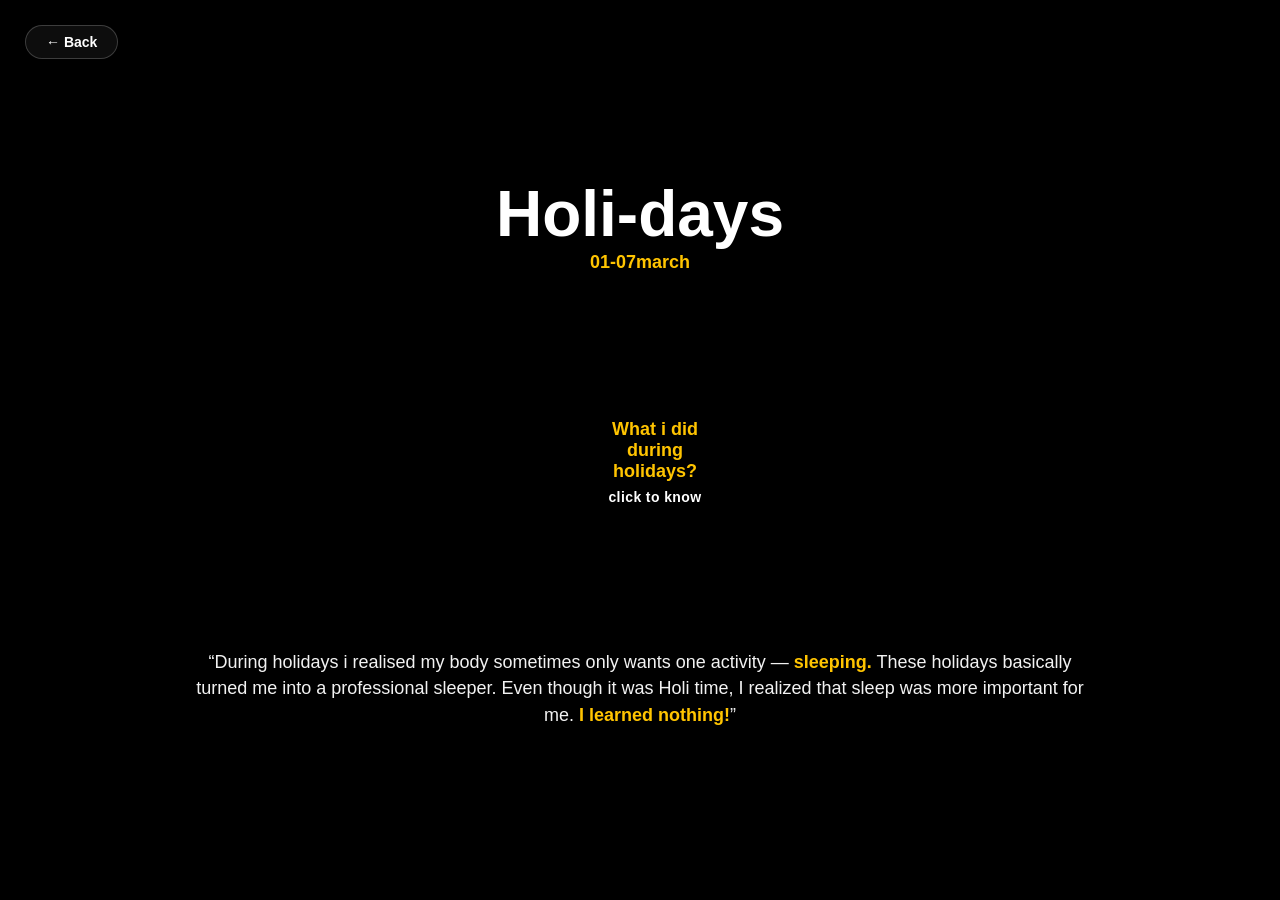
<file: holidays.html>
<!DOCTYPE html>
<html lang="en">
<head>
  <meta charset="UTF-8">
  <meta name="viewport" content="width=device-width, initial-scale=1.0">
  <title>Holi-days</title>

  <style>
    *{
      margin:0;
      padding:0;
      box-sizing:border-box;
      font-family:Arial, Helvetica, sans-serif;
    }

    html{
      scroll-behavior:smooth;
    }

    body{
      background:#000;
      color:#fff;
      min-height:100vh;
      overflow-x:hidden;
      position:relative;
    }

    .page{
      min-height:100vh;
      display:flex;
      justify-content:center;
      align-items:center;
      padding:60px 20px;
      background:#000;
    }

    .holiday-card{
      width:100%;
      max-width:1100px;
      position:relative;
      padding:40px 20px 30px;
      text-align:center;
    }

    .back-link{
      position:fixed;
      top:25px;
      left:25px;
      padding:8px 20px;
      border-radius:30px;
      text-decoration:none;
      font-size:14px;
      font-weight:600;
      color:#fff;
      background:rgba(255,255,255,0.05);
      border:1px solid rgba(255,255,255,0.2);
      backdrop-filter:blur(10px);
      -webkit-backdrop-filter:blur(10px);
      transition:.3s;
      z-index:999;
    }

    .back-link:hover{
      background:#ffc400;
      color:#000;
      border:1px solid #ffc400;
      box-shadow:
        0 0 15px rgba(255,196,0,.6),
        0 0 30px rgba(255,196,0,.3);
    }

    .title{
      text-align:center;
      margin-bottom:28px;
    }

    .title h1{
      font-size:64px;
      font-weight:900;
      line-height:1;
      color:#fff;
    }

    .title p{
      margin-top:6px;
      font-size:18px;
      font-weight:700;
      color:#ffc400;
    }

    .collage-wrap{
      width:100%;
      display:flex;
      justify-content:center;
      margin-top:10px;
      margin-bottom:28px;
    }

    .collage{
      position:relative;
      width:430px;
      height:320px;
    }

    .middle-text{
      position:absolute;
      top:118px;
      left:155px;
      width:150px;
      text-align:center;
      color:#ffc400;
      font-size:18px;
      font-weight:900;
      line-height:1.15;
      z-index:50;
      pointer-events:none;
      text-shadow:0 0 10px rgba(0,0,0,0.45);
    }

    .click-note{
      display:block;
      margin-top:8px;
      font-size:14px;
      font-weight:600;
      color:#ffffff;
      letter-spacing:.4px;
      opacity:1;
      transition:opacity .5s ease;
    }

    .click-note.hide{
      opacity:0;
    }

    .photo{
      position:fixed;
      object-fit:cover;
      box-shadow:0 10px 25px rgba(0,0,0,0.35);
      border:2px solid rgba(255,255,255,0.08);
      z-index:20;
      transition:
        left 1.3s ease,
        top 1.3s ease,
        width 1.3s ease,
        height 1.3s ease,
        transform 1.3s ease;
    }

    .bottom-text{
      max-width:900px;
      margin:0 auto;
      text-align:center;
      font-size:18px;
      line-height:1.45;
      font-weight:400;
      color:#f2f2f2;
    }

    .highlight,
    .highlight2{
      color:#ffc400;
      font-weight:700;
    }

    .sparkle{
      position:fixed;
      width:6px;
      height:6px;
      background:#ffc400;
      border-radius:50%;
      pointer-events:none;
      box-shadow:
        0 0 8px rgba(255,196,0,.9),
        0 0 18px rgba(255,196,0,.5);
      animation:sparkle .8s linear forwards;
      z-index:9999;
    }

    @keyframes sparkle{
      0%{
        opacity:1;
        transform:scale(1);
      }
      100%{
        opacity:0;
        transform:scale(.2) translateY(-25px);
      }
    }

    @media(max-width:700px){
      .holiday-card{
        padding:70px 10px 20px;
      }

      .title h1{
        font-size:42px;
      }

      .title p{
        font-size:16px;
      }

      .collage{
        transform:scale(.8);
        transform-origin:center top;
        height:270px;
      }

      .bottom-text{
        font-size:15px;
      }

      .middle-text{
        left:158px;
        top:118px;
      }
    }
  </style>
</head>
<body>

  <a href="index.html#journal" class="back-link">← Back</a>

  <div class="page">
    <div class="holiday-card">

      <div class="title">
        <h1>Holi-days</h1>
        <p>01-07march</p>
      </div>

      <div class="collage-wrap">
        <div class="collage">
          <div class="middle-text">
            What i did<br>during<br>holidays?
            <span class="click-note" id="clickNote">click to know</span>
          </div>
        </div>
      </div>

      <div class="bottom-text">
        “During holidays i realised my body sometimes only wants one activity —
        <span class="highlight">sleeping.</span>
        These holidays basically turned me into a professional sleeper. Even though it was Holi time,
        I realized that sleep was more important for me.
        <span class="highlight2">I learned nothing!</span>”
      </div>

    </div>
  </div>

  <script>
    document.addEventListener("mousemove", function(e){
      const sparkle = document.createElement("div");
      sparkle.classList.add("sparkle");
      sparkle.style.left = e.clientX + "px";
      sparkle.style.top = e.clientY + "px";
      document.body.appendChild(sparkle);

      setTimeout(() => {
        sparkle.remove();
      }, 800);
    });

    const imageSources = [
      {
        src: "image/f17c971baa4f0ae82afd96d18def7eb2.jpg",
        final: { width:120, height:130, top:45, left:35 }
      },
      {
        src: "image/5520dacb18b4ac48f5d4880ce1d1f42d.jpg",
        final: { width:78, height:98, top:18, left:170 }
      },
      {
        src: "image/726e004f3d7918c455d400a1da419b82.jpg",
        final: { width:110, height:118, top:35, left:285 }
      },
      {
        src: "image/2c00cb80a1c14156a59e19b560e45da0.jpg",
        final: { width:108, height:132, top:154, left:75 }
      },
      {
        src: "image/5a3cb6938649a8c5d2e36822440a8d30.jpg",
        final: { width:82, height:92, top:192, left:200 }
      },
      {
        src: "image/1abf247dfe4aacb42f0407cd35c7f632.jpg",
        final: { width:110, height:88, top:176, left:300 }
      }
    ];

    let alreadyCreated = false;

    document.addEventListener("click", function(){
      if(alreadyCreated) return;
      alreadyCreated = true;

      const clickNote = document.getElementById("clickNote");
      clickNote.classList.add("hide");

      const collage = document.querySelector(".collage");
      const collageRect = collage.getBoundingClientRect();

      imageSources.forEach((item, index) => {
        const img = document.createElement("img");
        img.src = item.src;
        img.classList.add("photo");

        const startWidth = 80 + Math.floor(Math.random() * 60);
        const startHeight = 80 + Math.floor(Math.random() * 60);

        const maxLeft = window.innerWidth - startWidth - 20;
        const maxTop = window.innerHeight - startHeight - 20;

        const randomLeft = Math.floor(Math.random() * maxLeft);
        const randomTop = Math.floor(Math.random() * maxTop);

        img.style.width = startWidth + "px";
        img.style.height = startHeight + "px";
        img.style.left = randomLeft + "px";
        img.style.top = randomTop + "px";
        img.style.transform = `rotate(${Math.floor(Math.random() * 40 - 20)}deg)`;

        document.body.appendChild(img);

        setTimeout(() => {
          img.style.width = item.final.width + "px";
          img.style.height = item.final.height + "px";
          img.style.left = (collageRect.left + item.final.left) + "px";
          img.style.top = (collageRect.top + item.final.top) + "px";
          img.style.transform = "rotate(0deg)";
        }, 100 + index * 120);
      });
    });
  </script>

</body>
</html>
</file>
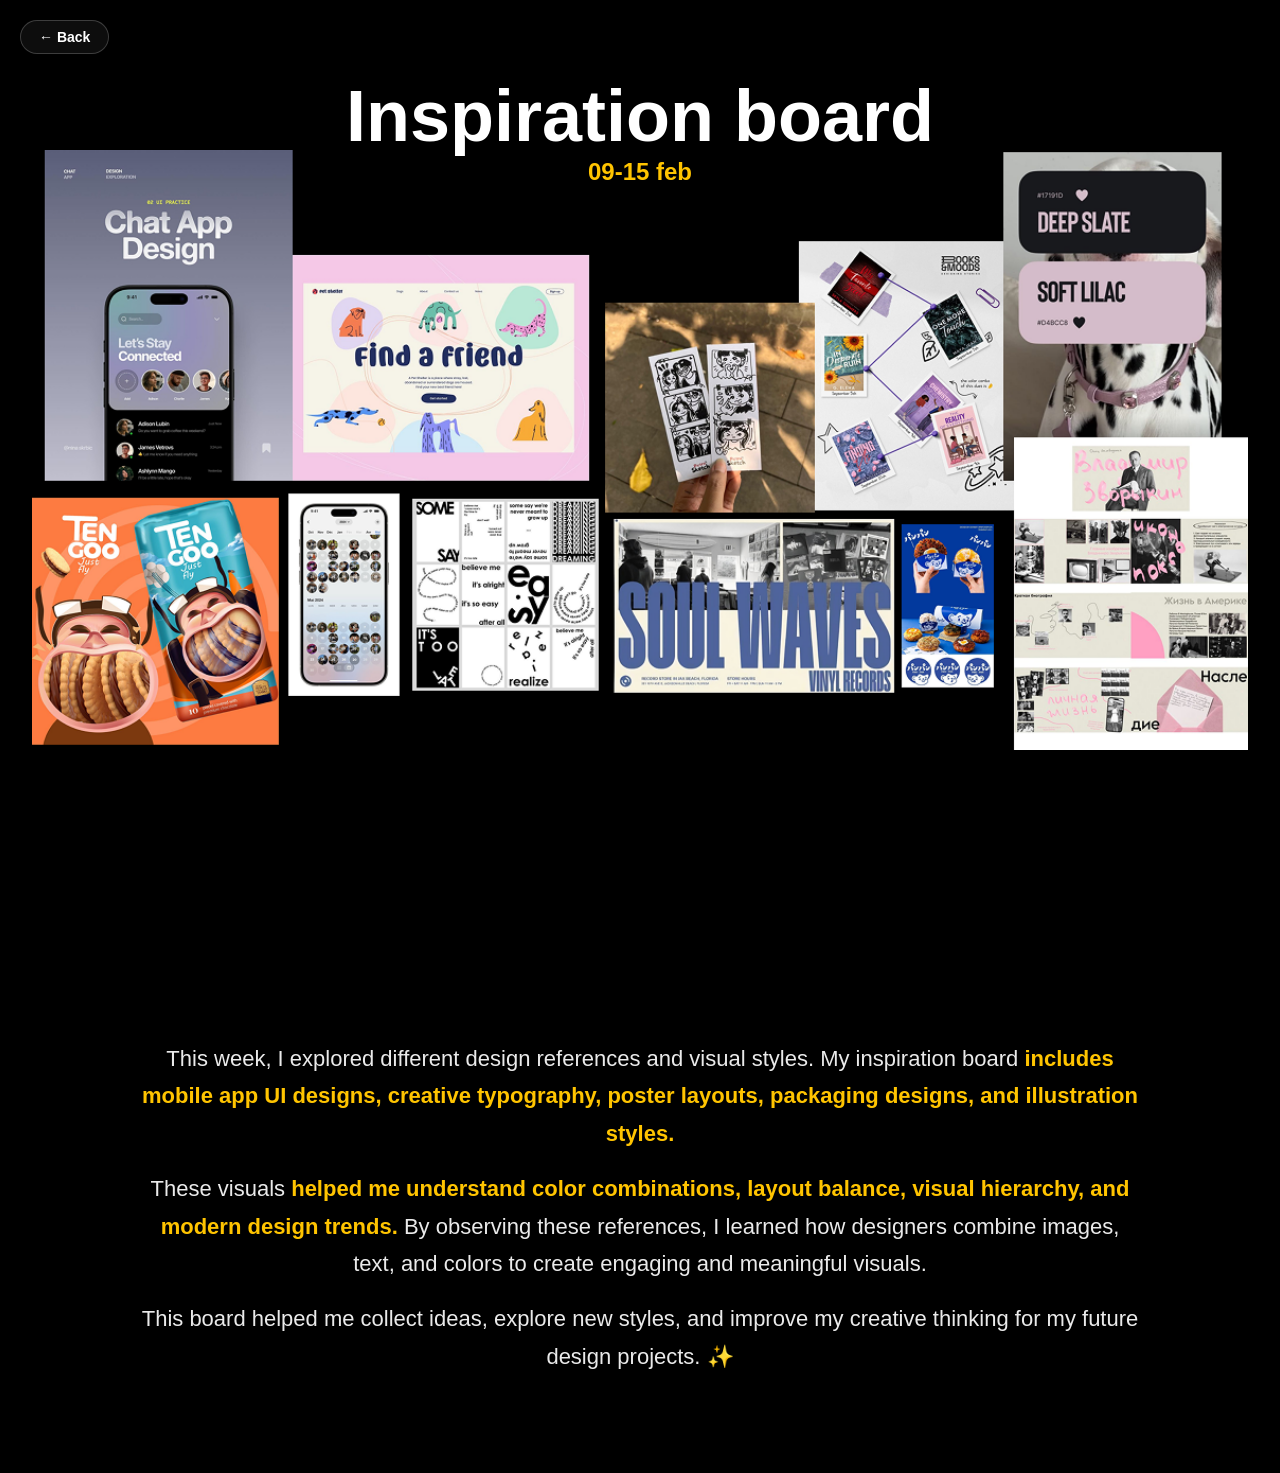
<file: inspomoodboard.html>
<!DOCTYPE html>
<html lang="en">
<head>
  <meta charset="UTF-8" />
  <meta name="viewport" content="width=device-width, initial-scale=1.0" />
  <title>Inspiration Board</title>

  <style>
    *{
      margin:0;
      padding:0;
      box-sizing:border-box;
      font-family:Arial, Helvetica, sans-serif;
    }

    html{
      scroll-behavior:smooth;
    }

    body{
      background:#000;
      color:#fff;
      overflow-x:hidden;
    }

    .back-link{
      position:fixed;
      top:20px;
      left:20px;
      padding:8px 18px;
      border-radius:30px;
      text-decoration:none;
      font-size:14px;
      font-weight:600;
      color:#fff;
      background:rgba(255,255,255,0.05);
      border:1px solid rgba(255,255,255,0.2);
      backdrop-filter:blur(10px);
      -webkit-backdrop-filter:blur(10px);
      transition:.3s;
      z-index:9999;
    }

    .back-link:hover{
      background:#ffc400;
      color:#000;
      border:1px solid #ffc400;
      box-shadow:0 0 15px rgba(255,196,0,.6), 0 0 30px rgba(255,196,0,.3);
    }

    .hero-slide{
      height:100vh;
      position:relative;
      display:flex;
      flex-direction:column;
      align-items:center;
      background:#000;
      overflow:visible;
    }

    .title{
      text-align:center;
      padding-top:80px;
      position:relative;
      z-index:3;
    }

    .title h1{
      font-size:72px;
      font-weight:900;
      line-height:1;
      margin-bottom:6px;
    }

    .title p{
      font-size:24px;
      font-weight:700;
      color:#ffc400;
      text-transform:lowercase;
    }

    .board-image{
      position:absolute;
      left:50%;
      top:150px;
      transform:translateX(-50%);
      width:100%;
      display:flex;
      justify-content:center;
      z-index:2;
    }

    .board-image img{
      width:95vw;
      max-width:1600px;
      height:auto;
      display:block;
      object-fit:contain;
    }

    .text-section{
      position:relative;
      z-index:1;
      background:#000;
      padding:140px 20px 80px;
      display:flex;
      justify-content:center;
    }

    .board-text{
      max-width:1000px;
      text-align:center;
      font-size:22px;
      line-height:1.7;
      color:#eaeaea;
    }

    .board-text p{
      margin-bottom:18px;
    }

    .highlight{
      color:#ffc400;
      font-weight:700;
    }

    .sparkle{
      position:fixed;
      width:6px;
      height:6px;
      background:#ffc400;
      border-radius:50%;
      pointer-events:none;
      box-shadow:
        0 0 8px rgba(255,196,0,.9),
        0 0 18px rgba(255,196,0,.5);
      animation:sparkle 0.8s linear forwards;
      z-index:99999;
    }

    @keyframes sparkle{
      0%{
        opacity:1;
        transform:scale(1);
      }
      100%{
        opacity:0;
        transform:scale(.2) translateY(-25px);
      }
    }

    @media(max-width:900px){
      .title{
        padding-top:80px;
      }

      .title h1{
        font-size:42px;
      }

      .title p{
        font-size:18px;
      }

      .board-image{
        top:180px;
      }

      .board-image img{
        width:98vw;
      }

      .text-section{
        padding:180px 16px 60px;
      }

      .board-text{
        font-size:17px;
        line-height:1.6;
      }
    }
  </style>
</head>
<body>

  <a href="index.html#journal" class="back-link">← Back</a>

  <section class="hero-slide">
    <div class="title">
      <h1>Inspiration board</h1>
      <p>09-15 feb</p>
    </div>

    <div class="board-image">
      <img src="image/insporeal.png" alt="Inspiration Board">
    </div>
  </section>

  <section class="text-section">
    <div class="board-text">
      <p>
        This week, I explored different design references and visual styles. My inspiration board
        <span class="highlight">includes mobile app UI designs, creative typography, poster layouts, packaging designs, and illustration styles.</span>
      </p>

      <p>
        These visuals
        <span class="highlight">helped me understand color combinations, layout balance, visual hierarchy, and modern design trends.</span>
        By observing these references, I learned how designers combine images, text, and colors to create engaging and meaningful visuals.
      </p>

      <p>
        This board helped me collect ideas, explore new styles, and improve my creative thinking for my future design projects. ✨
      </p>
    </div>
  </section>

  <script>
    document.addEventListener("mousemove", function(e){
      const sparkle = document.createElement("div");
      sparkle.classList.add("sparkle");
      sparkle.style.left = e.clientX + "px";
      sparkle.style.top = e.clientY + "px";
      document.body.appendChild(sparkle);

      setTimeout(() => {
        sparkle.remove();
      }, 800);
    });
  </script>

</body>
</html>
</file>
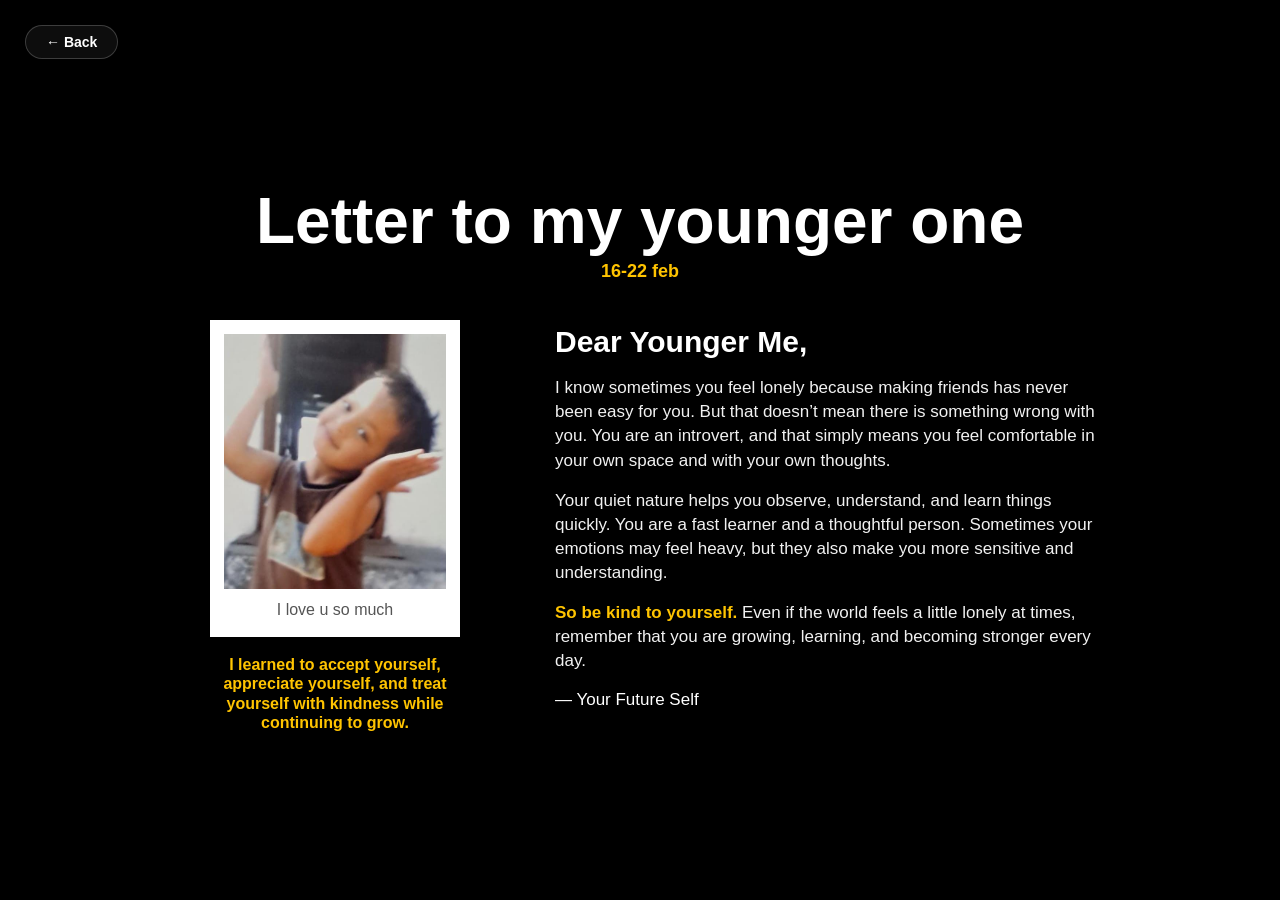
<file: letter.html>
<!DOCTYPE html>
<html lang="en">
<head>
  <meta charset="UTF-8">
  <meta name="viewport" content="width=device-width, initial-scale=1.0">
  <title>Letter to my younger one</title>

  <style>
    *{
      margin:0;
      padding:0;
      box-sizing:border-box;
      font-family:Arial, Helvetica, sans-serif;
    }

    html{
      scroll-behavior:smooth;
    }

    body{
      background:#000;
      color:#fff;
      min-height:100vh;
      overflow-x:hidden;
      position:relative;
    }

    .page{
      min-height:100vh;
      display:flex;
      justify-content:center;
      align-items:center;
      padding:60px 30px;
    }

    .letter-card{
      width:100%;
      max-width:1180px;
      padding:40px 20px 20px;
      position:relative;
    }

    .back-link{
      position:fixed;
      top:25px;
      left:25px;
      padding:8px 20px;
      border-radius:30px;
      text-decoration:none;
      font-size:14px;
      font-weight:600;
      color:#fff;
      background:rgba(255,255,255,0.05);
      border:1px solid rgba(255,255,255,0.2);
      backdrop-filter:blur(10px);
      -webkit-backdrop-filter:blur(10px);
      transition:.3s;
      z-index:999;
    }

    .back-link:hover{
      background:#ffc400;
      color:#000;
      border:1px solid #ffc400;
      box-shadow:
        0 0 15px rgba(255,196,0,.6),
        0 0 30px rgba(255,196,0,.3);
    }

    .title{
      text-align:center;
      margin-bottom:38px;
    }

    .title h1{
      font-size:64px;
      line-height:1.05;
      font-weight:900;
      color:#fff;
      margin-bottom:6px;
    }

    .title p{
      font-size:18px;
      font-weight:700;
      color:#ffc400;
    }

    .content{
      display:flex;
      justify-content:center;
      align-items:flex-start;
      gap:70px;
      margin-top:10px;
    }

    .left-side{
      width:300px;
      display:flex;
      flex-direction:column;
      align-items:center;
    }

    .polaroid{
      width:250px;
      background:#fff;
      padding:14px 14px 18px;
      box-shadow:0 10px 28px rgba(0,0,0,.45);
    }

    .polaroid-image-wrap{
      width:100%;
      height:255px;
      overflow:hidden;
      position:relative;
      background:#ddd;
    }

    .polaroid-image-wrap img{
      width:100%;
      height:100%;
      object-fit:cover;
      display:block;
      position:absolute;
      top:0;
      left:0;
      opacity:0;
      transition:opacity .8s ease;
    }

    .polaroid-image-wrap img.active{
      opacity:1;
    }

    .polaroid p{
      text-align:center;
      color:#555;
      font-size:16px;
      font-weight:500;
      margin-top:12px;
    }

    .small-note{
      margin-top:18px;
      text-align:center;
      font-size:16px;
      line-height:1.2;
      font-weight:800;
      color:#ffc400;
      max-width:290px;
    }

    .right-side{
      width:540px;
      padding-top:4px;
    }

    .right-side h2{
      font-size:30px;
      font-weight:800;
      margin-bottom:16px;
      line-height:1.2;
      color:#fff;
    }

    .right-side p{
      font-size:17px;
      line-height:1.42;
      font-weight:400;
      margin-bottom:16px;
      color:#f1f1f1;
    }

    .highlight{
      color:#ffc400;
      font-weight:800;
    }

    .signature{
      margin-top:8px;
      font-size:17px;
      font-weight:500;
      color:#fff;
    }

    .sparkle{
      position:fixed;
      width:6px;
      height:6px;
      background:#ffc400;
      border-radius:50%;
      pointer-events:none;
      box-shadow:
        0 0 8px rgba(255,196,0,.9),
        0 0 18px rgba(255,196,0,.5);
      animation:sparkle .8s linear forwards;
      z-index:9999;
    }

    @keyframes sparkle{
      0%{
        opacity:1;
        transform:scale(1);
      }
      100%{
        opacity:0;
        transform:scale(.2) translateY(-25px);
      }
    }

    @media(max-width:950px){
      .content{
        flex-direction:column;
        align-items:center;
        gap:38px;
      }

      .left-side,
      .right-side{
        width:100%;
        max-width:620px;
      }

      .right-side{
        text-align:left;
      }

      .title h1{
        font-size:48px;
      }
    }

    @media(max-width:600px){
      .page{
        padding:80px 16px 30px;
      }

      .title h1{
        font-size:38px;
      }

      .title p{
        font-size:16px;
      }

      .right-side h2{
        font-size:24px;
      }

      .right-side p,
      .signature,
      .small-note{
        font-size:15px;
      }

      .polaroid{
        width:220px;
      }

      .polaroid-image-wrap{
        height:225px;
      }
    }
  </style>
</head>
<body>

  <a href="index.html#journal" class="back-link">← Back</a>

  <div class="page">
    <div class="letter-card">

      <div class="title">
        <h1>Letter to my younger one</h1>
        <p>16-22 feb</p>
      </div>

      <div class="content">

        <div class="left-side">
          <div class="polaroid">
            <div class="polaroid-image-wrap">
              <img src="image/WhatsApp Image 2026-03-09 at 9.26.09 PM.jpeg" class="active" alt="young photo 1">
              <img src="image/younger.jpeg" alt="young photo 2">
              <img src="image/childern.jpeg" alt="young photo 3">
              <img src="image/goat.jpeg" alt="young photo 4">
            </div>
            <p>I love u so much</p>
          </div>

          <div class="small-note">
            I learned to accept yourself,<br>
            appreciate yourself, and treat<br>
            yourself with kindness while<br>
            continuing to grow.
          </div>
        </div>

        <div class="right-side">
          <h2>Dear Younger Me,</h2>

          <p>
            I know sometimes you feel lonely because making friends has never been easy for you.
            But that doesn’t mean there is something wrong with you. You are an introvert, and that
            simply means you feel comfortable in your own space and with your own thoughts.
          </p>

          <p>
            Your quiet nature helps you observe, understand, and learn things quickly.
            You are a fast learner and a thoughtful person. Sometimes your emotions may feel heavy,
            but they also make you more sensitive and understanding.
          </p>

          <p>
            <span class="highlight">So be kind to yourself.</span>
            Even if the world feels a little lonely at times, remember that you are growing,
            learning, and becoming stronger every day.
          </p>

          <div class="signature">— Your Future Self</div>
        </div>

      </div>
    </div>
  </div>

  <script>
    const images = document.querySelectorAll(".polaroid-image-wrap img");
    let current = 0;

    setInterval(() => {
      images[current].classList.remove("active");
      current = (current + 1) % images.length;
      images[current].classList.add("active");
    }, 2000);

    document.addEventListener("mousemove", function(e){
      const sparkle = document.createElement("div");
      sparkle.classList.add("sparkle");
      sparkle.style.left = e.clientX + "px";
      sparkle.style.top = e.clientY + "px";
      document.body.appendChild(sparkle);

      setTimeout(() => {
        sparkle.remove();
      }, 800);
    });
  </script>

</body>
</html>
</file>
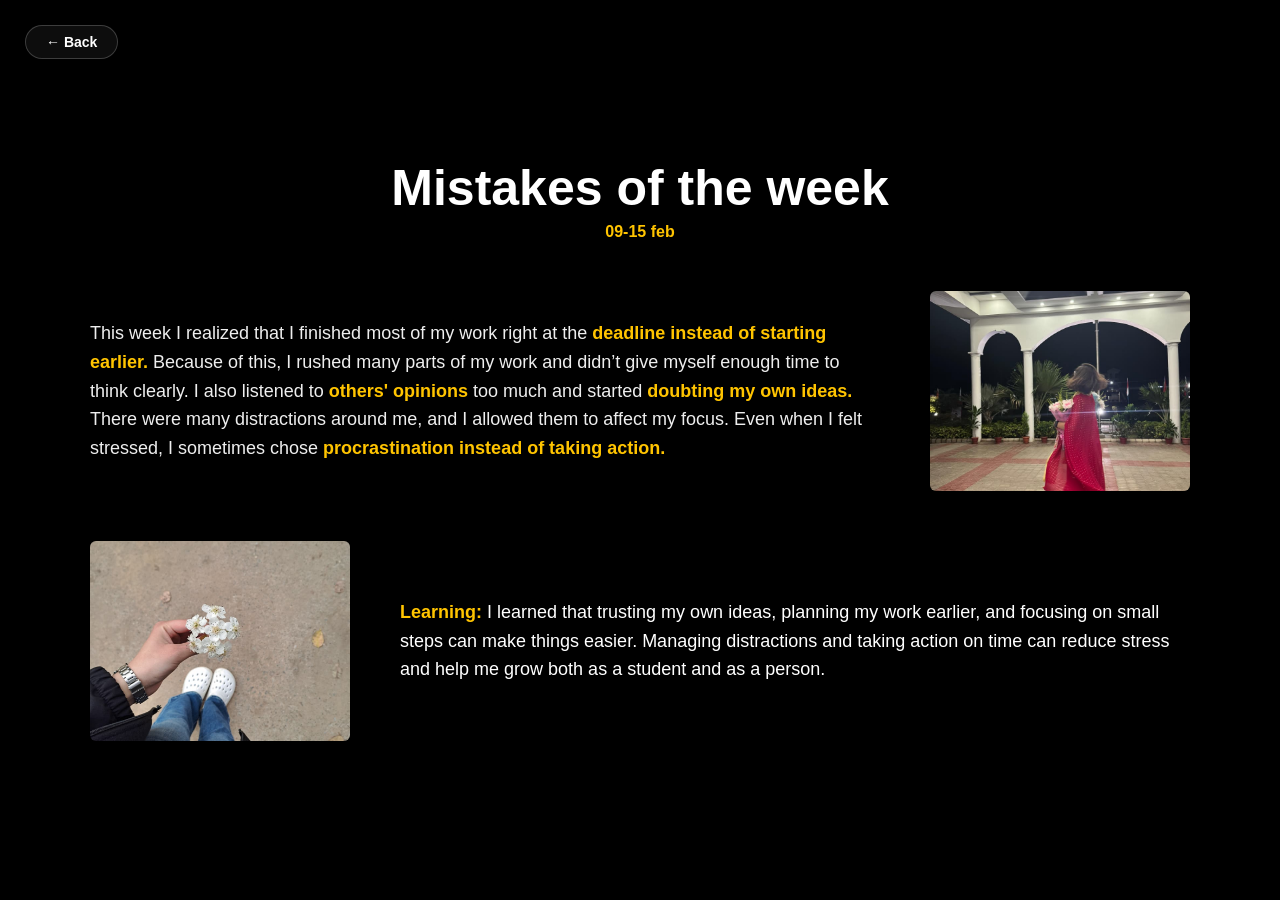
<file: mistake.html>
<!DOCTYPE html>
<html lang="en">
<head>
<meta charset="UTF-8">
<meta name="viewport" content="width=device-width, initial-scale=1.0">

<title>Mistakes of the week</title>

<style>

*{
margin:0;
padding:0;
box-sizing:border-box;
font-family:Arial, Helvetica, sans-serif;
}

body{
background:#000;
color:#fff;
min-height:100vh;
display:flex;
justify-content:center;
align-items:center;
padding:40px 20px;
}

/* back button */

.back-link{
position:fixed;
top:25px;
left:25px;
padding:8px 20px;
border-radius:30px;
text-decoration:none;
font-size:14px;
font-weight:600;
color:#fff;
background:rgba(255,255,255,0.05);
border:1px solid rgba(255,255,255,0.2);
backdrop-filter:blur(10px);
transition:.3s;
z-index:999;
}

.back-link:hover{
background:#ffc400;
color:#000;
border:1px solid #ffc400;
box-shadow:
0 0 15px rgba(255,196,0,.6),
0 0 30px rgba(255,196,0,.3);
}

.container{
max-width:1100px;
width:100%;
}

/* title */

.title{
text-align:center;
margin-bottom:50px;
}

.title h1{
font-size:50px;
font-weight:900;
}

.title p{
color:#ffc400;
margin-top:6px;
font-weight:700;
}

/* grid */

.content{
display:grid;
grid-template-columns:1fr 260px;
gap:50px;
align-items:center;
margin-bottom:50px;
}

/* paragraph */

.text{
font-size:18px;
line-height:1.6;
color:#eee;
}

.highlight{
color:#ffc400;
font-weight:700;
}

/* images */

.image{
width:260px;
height:200px;
object-fit:cover;
border-radius:6px;
}

/* bottom */

.bottom{
display:grid;
grid-template-columns:260px 1fr;
gap:50px;
align-items:center;
}

.learning{
font-size:18px;
line-height:1.6;
}

.learning span{
color:#ffc400;
font-weight:700;
}

/* sparkle */

.sparkle{
position:fixed;
width:6px;
height:6px;
background:#ffc400;
border-radius:50%;
pointer-events:none;
box-shadow:
0 0 8px rgba(255,196,0,.9),
0 0 18px rgba(255,196,0,.5);
animation:sparkle .8s linear forwards;
z-index:9999;
}

@keyframes sparkle{
0%{
opacity:1;
transform:scale(1);
}
100%{
opacity:0;
transform:scale(.2) translateY(-25px);
}
}

/* mobile */

@media(max-width:800px){

.content{
grid-template-columns:1fr;
text-align:center;
}

.bottom{
grid-template-columns:1fr;
text-align:center;
}

.image{
margin:auto;
}

}

</style>
</head>

<body>

<a href="index.html#journal" class="back-link">← Back</a>

<div class="container">

<div class="title">
<h1>Mistakes of the week</h1>
<p>09-15 feb</p>
</div>


<div class="content">

<div class="text">
This week I realized that I finished most of my work right at the
<span class="highlight">deadline instead of starting earlier.</span>
Because of this, I rushed many parts of my work and didn’t give myself enough time to think clearly.

I also listened to <span class="highlight">others' opinions</span> too much and started
<span class="highlight">doubting my own ideas.</span>

There were many distractions around me, and I allowed them to affect my focus. Even when I felt stressed, I sometimes chose
<span class="highlight">procrastination instead of taking action.</span>
</div>

<img src="image/WhatsApp Image 2026-03-09 at 8.52.04 AM.jpeg" class="image">

</div>


<div class="bottom">

<img src="image/flower1.jpeg" class="image">

<div class="learning">
<span>Learning:</span>
I learned that trusting my own ideas, planning my work earlier, and focusing on small steps can make things easier. Managing distractions and taking action on time can reduce stress and help me grow both as a student and as a person.
</div>

</div>

</div>


<script>

document.addEventListener("mousemove",function(e){

const sparkle=document.createElement("div");
sparkle.classList.add("sparkle");

sparkle.style.left=e.clientX+"px";
sparkle.style.top=e.clientY+"px";

document.body.appendChild(sparkle);

setTimeout(()=>{
sparkle.remove();
},800);

});

</script>

</body>
</html>
</file>
<file: style.css>
*{
  margin:0;
  padding:0;
  box-sizing:border-box;
  font-family:Arial, Helvetica, sans-serif;
}

html{
  scroll-behavior:smooth;
}

body{
  background:rgb(0, 0, 0);
  color:rgb(255, 255, 255);
}

/* HEADER */

header{
  position:fixed;
  top:0;
  left:0;
  width:100%;
  background:#000;
  display:flex;
  justify-content:space-between;
  align-items:center;
  padding:18px 60px;
  z-index:1000;
}

.logo{
  display:flex;
  align-items:center;
  gap:10px;
}

.logo img{
  width:35px;
  height:35px;
  border-radius:50%;
  object-fit:cover;
}

nav a{
  color:rgb(255, 255, 255);
  text-decoration:none;
  margin-left:26px;
  font-size:15px;
  font-weight:bold;
  transition:.3s;
}

nav a:hover{
  color:#E5A21A;
}

nav a.active{
  color:#E5A21A;
}

/* COMMON */

section{
  min-height:100vh;
  padding-top:110px;
}

/* HERO */

.hero{
  position:relative;
  padding:20px 30px 30px;
  background:#000;
  color:#fff;
}

.images{
  display:flex;
  gap:15px;
  align-items:flex-start;
}

.img1,
.img2{
  object-fit:cover;
  filter:grayscale(100%);
  transition:.4s ease;
}

.img1{
  flex:2;
  height:460px;
  width:100%;
}

.img2{
  flex:1;
  height:460px;
  width:100%;
}

.images img:hover{
  filter:grayscale(0%);
  transform:scale(1.03);
}

.hero h1{
  position:absolute;
  left:50%;
  top:68%;
  transform:translate(-50%,-50%);
  font-size:160px;
  color:#E5A21A;
  letter-spacing:22px;
  font-family:Impact, Haettenschweiler, 'Arial Narrow Bold', sans-serif;
  white-space:nowrap;
  line-height:.9;
}

.bottom-text{
  display:flex;
  justify-content:space-between;
  align-items:flex-end;
  margin-top:80px;
  padding:0 5px;
  gap:20px;
}

.intro,
.design{
  font-size:14px;
  line-height:1.5;
}

.intro{
  max-width:290px;
}

.design{
  max-width:350px;
  text-align:center;
}

.portfolio h2{
  font-size:62px;
  font-weight:900;
  color:#fff;
}

/* ABOUT */

.about{
  background:#000;
  display:flex;
  justify-content:space-between;
  align-items:center;
  gap:60px;
  padding:80px 80px;
  min-height:100vh;
}

.left{
  width:50%;
}

.left h1{
  font-size:70px;
  color:#ffc400;
  margin-bottom:20px;
  font-weight:900;
}

.subtitle{
  margin-bottom:20px;
}

.left p{
  line-height:1.7;
  margin-bottom:15px;
  color:#f0f0f0;
}

.right{
  position:relative;
  width:420px;
  height:420px;
}

/* Polaroid */

.polaroid{
  position:absolute;
  width:230px;
  background:#fff;
  padding:10px;
  box-shadow:0 10px 25px rgba(0,0,0,.5);
  text-align:center;
  animation:swap 12s infinite;
}

.polaroid img{
  width:100%;
  display:block;
  margin-bottom:10px;
}

.polaroid p{
  color:#000;
  font-weight:bold;
}

/* Stack positions */

.stack1{
  top:0;
  right:120px;
  animation-delay:0s;
  z-index:3;
}

.stack2{
  top:70px;
  right:80px;
  animation-delay:4s;
  z-index:2;
}

.stack3{
  top:40px;
  right:180px;
  animation-delay:8s;
  z-index:1;
}

/* Animation */

@keyframes swap{
  0%{
    transform:translate(0,0) rotate(0deg);
    z-index:3;
  }

  33%{
    transform:translate(-60px,80px) rotate(-10deg);
    z-index:1;
  }

  66%{
    transform:translate(40px,40px) rotate(10deg);
    z-index:2;
  }

  100%{
    transform:translate(0,0) rotate(0deg);
    z-index:3;
  }
}

/* JOURNAL */

.journal-section{
  min-height:100vh;
  background:#000;
  display:flex;
  flex-direction:column;
  justify-content:center;
  align-items:center;
  text-align:center;
  padding:70px 20px 40px;
}

.journal-title{
  font-size:96px;
  font-weight:900;
  line-height:.95;
  color:#ffd400;
  margin-bottom:8px;
  position:relative;
  top:-30px;
}

.journal-subtitle{
  font-size:16px;
  color:#f1f1f1;
  margin-bottom:28px;
}

.journal-card{
  width:100%;
  max-width:930px;
  background:rgba(255,255,255,0.03);
  border:1px solid rgba(255,255,255,0.08);
  border-radius:38px;
  padding:30px 34px 34px;
  box-shadow:0 18px 40px rgba(0,0,0,0.45);
  position:relative;
}

/* hide radio buttons */
.journal-card input[type="radio"]{
  display:none;
}

/* months */
.journal-months{
  display:grid;
  grid-template-columns:repeat(12, auto);
  justify-content:space-between;
  align-items:center;
  gap:8px;
  margin-bottom:34px;
}

.month-tab{
  display:inline-flex;
  align-items:center;
  justify-content:center;
  color:#fff;
  font-size:17px;
  font-weight:700;
  padding:8px 14px;
  border-radius:999px;
  cursor:pointer;
  transition:.3s ease;
  white-space:nowrap;
}

.month-tab:hover{
  color:#ffd400;
}

/* active month highlight */
#jan:checked ~ .journal-months label[for="jan"],
#feb:checked ~ .journal-months label[for="feb"],
#mar:checked ~ .journal-months label[for="mar"],
#apr:checked ~ .journal-months label[for="apr"],
#may:checked ~ .journal-months label[for="may"],
#jun:checked ~ .journal-months label[for="jun"],
#jul:checked ~ .journal-months label[for="jul"],
#aug:checked ~ .journal-months label[for="aug"],
#sep:checked ~ .journal-months label[for="sep"],
#oct:checked ~ .journal-months label[for="oct"],
#nov:checked ~ .journal-months label[for="nov"],
#dec:checked ~ .journal-months label[for="dec"]{
  background:#ffd400;
  color:#000;
}

/* panels */
.month-panel{
  display:none;
  min-height:190px;
  animation:fadeMonth .35s ease;
}

#jan:checked ~ .panel-jan,
#feb:checked ~ .panel-feb,
#mar:checked ~ .panel-mar,
#apr:checked ~ .panel-apr,
#may:checked ~ .panel-may,
#jun:checked ~ .panel-jun,
#jul:checked ~ .panel-jul,
#aug:checked ~ .panel-aug,
#sep:checked ~ .panel-sep,
#oct:checked ~ .panel-oct,
#nov:checked ~ .panel-nov,
#dec:checked ~ .panel-dec{
  display:block;
}

@keyframes fadeMonth{
  from{
    opacity:0;
    transform:translateY(8px);
  }
  to{
    opacity:1;
    transform:translateY(0);
  }
}

/* weeks */
.weeks-row{
  display:grid;
  grid-template-columns:repeat(4, 1fr);
  justify-items:center;
  align-items:start;
  gap:28px;
}

.week-item{
  text-decoration:none;
  color:#fff;
  display:flex;
  flex-direction:column;
  align-items:center;
}

/* circle */
.week-circle{
  width:140px;
  height:140px;
  border-radius:50%;
  overflow:hidden;
  position:relative;
  display:flex;
  justify-content:center;
  align-items:center;
  background:rgba(255,255,255,0.05);
  transition:.3s ease;
}

.week-circle img{
  width:100%;
  height:100%;
  object-fit:cover;
  border-radius:50%;
  transition:.3s ease;
}

.week-item span{
  margin-top:14px;
  font-size:16px;
  font-weight:500;
  color:#fff;
}

/* glow only on clickable image weeks */
.week-item.filled:hover .week-circle{
  box-shadow:
    0 0 12px rgba(225,218,185,0.25),
    0 0 28px rgba(207,198,151,0.15),
    0 0 45px rgba(156,149,115,0.08);
}

.week-item.filled:hover img{
  transform:scale(1.08);
}

.week-item.filled:hover span{
  color:#ffd400;
}

/* empty circles */
.empty-circle{
  background:rgba(255,255,255,0.16);
  border:none;
  opacity:.45;
}

.week-item.empty span{
  opacity:.3;
}

/* march plus circle */
.plus-circle{
  font-size:54px;
  font-weight:300;
  color:#fff;
  transition:.3s ease;
}

.add-week:hover .week-circle{
  box-shadow:
    0 0 12px rgba(225,218,185,0.25),
    0 0 28px rgba(207,198,151,0.15),
    0 0 45px rgba(156,149,115,0.08);
  transform:scale(1.04);
}

.add-week:hover .plus-circle{
  color:#ffd400;
  font-size:60px;
}

.add-week:hover span{
  color:#ffd400;
  opacity:1;
}

/* responsive */
@media(max-width:1000px){
  .journal-title{
    font-size:76px;
  }

  .journal-card{
    max-width:880px;
    padding:26px 20px 28px;
  }

  .journal-months{
    gap:6px;
  }

  .month-tab{
    font-size:14px;
    padding:7px 10px;
  }

  .week-circle{
    width:126px;
    height:126px;
  }
}

@media(max-width:900px){
  .journal-section{
    padding:80px 16px 30px;
  }

  .journal-title{
    font-size:58px;
  }

  .journal-subtitle{
    font-size:14px;
  }

  .journal-card{
    border-radius:28px;
  }

  .journal-months{
    display:flex;
    justify-content:flex-start;
    overflow-x:auto;
    white-space:nowrap;
    gap:8px;
    padding-bottom:6px;
  }

  .journal-months::-webkit-scrollbar{
    display:none;
  }

  .month-tab{
    flex:0 0 auto;
    font-size:13px;
    padding:7px 12px;
  }

  .weeks-row{
    grid-template-columns:repeat(2, 1fr);
    gap:22px 14px;
  }

  .week-circle{
    width:112px;
    height:112px;
  }

  .week-item span{
    font-size:14px;
  }

  .plus-circle{
    font-size:44px;
  }

  .add-week:hover .plus-circle{
    font-size:50px;
  }
}

@media(max-width:500px){
  .journal-title{
    font-size:44px;
  }

  .journal-subtitle{
    font-size:13px;
  }

  .week-circle{
    width:95px;
    height:95px;
  }

  .week-item span{
    margin-top:10px;
    font-size:12px;
  }

  .plus-circle{
    font-size:34px;
  }

  .add-week:hover .plus-circle{
    font-size:40px;
  }
}

/* WORK */

.work-section{
  min-height:100vh;
  display:flex;
  flex-direction:column;
  justify-content:center;
  align-items:center;
  padding:20px;
  overflow:hidden;
  text-align:center;
}

.work-title{
  font-size:70px;
  font-weight:800;
  color:#ffd400;
  margin-bottom:8px;
}

.work-subtitle{
  font-size:18px;
  color:#d8d8d8;
  margin-bottom:35px;
  letter-spacing:.5px;
}

.work-wrap{
  width:100%;
  max-width:1200px;
  display:flex;
  flex-direction:column;
  align-items:center;
}

.work-wrap input{
  display:none;
}

.projects-row{
  display:flex;
  justify-content:center;
  align-items:flex-end;
  gap:18px;
  min-height:420px;
}

.project-thumb{
  position:relative;
  display:flex;
  flex-direction:column;
  align-items:center;
  cursor:pointer;
  transform:scale(.88);
  opacity:.8;
  transition:
    transform 1.1s cubic-bezier(0.22, 1, 0.36, 1),
    opacity 1.1s ease,
    filter 1.1s ease;
}

.project-thumb img{
  width:92px;
  height:280px;
  object-fit:cover;
  border-radius:40px;
  display:block;
  transition:
    width 1.1s cubic-bezier(0.22, 1, 0.36, 1),
    height 1.1s cubic-bezier(0.22, 1, 0.36, 1),
    border-radius 1.1s cubic-bezier(0.22, 1, 0.36, 1),
    transform .8s ease,
    box-shadow .8s ease,
    filter .8s ease;
  box-shadow:0 10px 24px rgba(0,0,0,0.35);
}

.project-thumb span{
  margin-top:12px;
  padding:6px 22px;
  font-size:16px;
  color:#fff;
  border-radius:40px;
  background:rgba(255,255,255,0.08);
  border:1px solid rgba(255,255,255,0.35);
  backdrop-filter:blur(8px);
  box-shadow:
    0 0 12px rgba(255,255,255,0.05),
    0 4px 12px rgba(0,0,0,0.35);
  transition:
    border-color .5s ease,
    box-shadow .5s ease,
    transform .5s ease;
}

.project-thumb:hover span{
  background:rgba(255,255,255,0.18);
  border:1px solid rgba(255,255,255,0.6);
  box-shadow:
    0 0 18px rgba(255,255,255,0.10),
    0 6px 18px rgba(0,0,0,0.35);
}

.project-thumb::before{
  content:"";
  position:absolute;
  top:50%;
  left:50%;
  transform:translate(-50%,-50%) scale(.9);
  width:140px;
  height:240px;
  background:radial-gradient(circle,
    rgba(255,255,255,0.28) 0%,
    rgba(255,255,255,0.10) 40%,
    transparent 72%);
  filter:blur(28px);
  opacity:0;
  transition:
    opacity .8s ease,
    transform .9s cubic-bezier(0.22, 1, 0.36, 1),
    width 1.1s cubic-bezier(0.22, 1, 0.36, 1),
    height 1.1s cubic-bezier(0.22, 1, 0.36, 1);
  z-index:-1;
  pointer-events:none;
}

.project-thumb:hover::before{
  opacity:1;
  transform:translate(-50%,-50%) scale(1);
}

.project-thumb:hover img{
  transform:translateY(-6px);
  box-shadow:
    0 0 25px rgba(255,255,255,0.16),
    0 0 50px rgba(255,255,255,0.08),
    0 16px 36px rgba(0,0,0,0.38);
}

#proj1:checked ~ .projects-row .thumb1,
#proj2:checked ~ .projects-row .thumb2,
#proj3:checked ~ .projects-row .thumb3,
#proj4:checked ~ .projects-row .thumb4,
#proj5:checked ~ .projects-row .thumb5{
  transform:scale(1);
  opacity:1;
}

#proj1:checked ~ .projects-row .thumb1 img,
#proj2:checked ~ .projects-row .thumb2 img,
#proj3:checked ~ .projects-row .thumb3 img,
#proj4:checked ~ .projects-row .thumb4 img,
#proj5:checked ~ .projects-row .thumb5 img{
  width:496px;
  height:389px;
  border-radius:30px;
  box-shadow:
    0 0 40px rgba(194, 192, 185, 0.35),
    0 18px 42px rgba(112, 111, 102, 0.18);
}

#proj1:checked ~ .projects-row .thumb1::before,
#proj2:checked ~ .projects-row .thumb2::before,
#proj3:checked ~ .projects-row .thumb3::before,
#proj4:checked ~ .projects-row .thumb4::before,
#proj5:checked ~ .projects-row .thumb5::before{
  width:520px;
  height:410px;
  opacity:.45;
  transform:translate(-50%,-50%) scale(1);
  background:radial-gradient(circle,
    rgba(255,214,10,0.35) 0%,
    rgba(255,214,10,0.18) 25%,
    rgba(255,214,10,0.08) 50%,
    transparent 80%);
  filter:blur(35px);
}

/* CONTACT */

.contact-section{
  min-height:100vh;
  background:#000;
  display:flex;
  justify-content:center;
  align-items:center;
  gap:90px;
  padding:100px 80px;
}

.contact-left{
  width:38%;
  display:flex;
  flex-direction:column;
  align-items:flex-start;
}

.contact-photo{
  width:170px;
  height:170px;
  object-fit:cover;
  border-radius:12px;
  margin-bottom:20px;
}

.contact-left h2{
  font-size:38px;
  line-height:1.15;
  font-weight:900;
  color:#ffc400;
  margin-bottom:18px;
}

.contact-left p{
  font-size:14px;
  line-height:1.6;
  color:#d6d6d6;
  max-width:430px;
  margin-bottom:20px;
}

.contact-links{
  display:flex;
  gap:22px;
  flex-wrap:wrap;
}

.contact-links a{
  color:#fff;
  text-decoration:none;
  font-size:14px;
  transition:0.3s;
}

.contact-links a:hover{
  color:#ffc400;
}

.contact-right{
  width:48%;
  display:flex;
  flex-direction:column;
  gap:14px;
  padding:24px;
  border-radius:18px;
  background:rgba(255,255,255,0.03);
  border:1px solid rgba(255,255,255,0.08);
  backdrop-filter:blur(14px);
  -webkit-backdrop-filter:blur(14px);
  box-shadow:0 10px 30px rgba(0,0,0,0.45);
}

.contact-right input,
.contact-right textarea{
  width:100%;
  background:rgba(255,255,255,0.05);
  border:1px solid rgba(255,255,255,0.08);
  color:#fff;
  padding:14px 16px;
  border-radius:10px;
  outline:none;
  font-size:14px;
}

.contact-right textarea{
  height:140px;
  resize:none;
}

.contact-right button{
  width:100%;
  padding:14px;
  border:none;
  border-radius:10px;
  background:rgba(255,255,255,0.08);
  color:#fff;
  font-size:15px;
  font-weight:600;
  cursor:pointer;
  transition:0.3s;
}

.contact-right button:hover{
  background:#ffc400;
  color:#000;
}

.sparkle{
  position:fixed;
  width:6px;
  height:6px;
  background:#ffc400;
  border-radius:50%;
  pointer-events:none;
  animation:sparkleMove 0.8s linear forwards;
}

@keyframes sparkleMove{
  0%{
    opacity:1;
    transform:scale(1) translate(0,0);
  }

  100%{
    opacity:0;
    transform:scale(0.3) translate(0,-25px);
  }
}

/* FOOTER */

footer{
  position:fixed;
  bottom:0;
  left:0;
  width:100%;
  background:#000;
  color:rgb(255, 255, 255);
  display:flex;
  justify-content:space-between;
  align-items:center;
  padding:15px 60px;
  font-size:14px;
  z-index:1000;
}

/* RESPONSIVE */

@media(max-width:1100px){
  .hero h1{
    font-size:120px;
    letter-spacing:8px;
  }

  .portfolio h2{
    font-size:48px;
  }

  .about{
    flex-direction:column;
    text-align:center;
  }

  .left{
    width:100%;
  }

  .project-thumb img{
    width:80px;
    height:240px;
  }

  #proj1:checked ~ .projects-row .thumb1 img,
  #proj2:checked ~ .projects-row .thumb2 img,
  #proj3:checked ~ .projects-row .thumb3 img,
  #proj4:checked ~ .projects-row .thumb4 img,
  #proj5:checked ~ .projects-row .thumb5 img{
    width:420px;
    height:320px;
  }
}

@media(max-width:900px){
  header{
    padding:16px 20px;
  }

  nav a{
    margin-left:14px;
    font-size:13px;
  }

  .hero{
    padding:20px;
  }

  .images{
    flex-direction:column;
  }

  .img1,
  .img2{
    height:260px;
  }

  .hero h1{
    position:static;
    transform:none;
    font-size:72px;
    margin-top:20px;
    text-align:center;
    white-space:normal;
  }

  .bottom-text{
    flex-direction:column;
    align-items:center;
    text-align:center;
    gap:20px;
  }

  .journal-grid{
    grid-template-columns:repeat(4,1fr);
  }

  .projects-row{
    gap:10px;
  }

  .project-thumb img{
    width:60px;
    height:190px;
    border-radius:30px;
  }

  #proj1:checked ~ .projects-row .thumb1 img,
  #proj2:checked ~ .projects-row .thumb2 img,
  #proj3:checked ~ .projects-row .thumb3 img,
  #proj4:checked ~ .projects-row .thumb4 img,
  #proj5:checked ~ .projects-row .thumb5 img{
    width:280px;
    height:210px;
  }

  footer{
    padding:12px 20px;
    font-size:12px;
  }
}

@media(max-width:600px){
  .journal-grid{
    grid-template-columns:repeat(3,1fr);
  }

  .journal-title{
    font-size:45px;
  }

  .work-title{
    font-size:48px;
  }

  .work-subtitle{
    font-size:14px;
  }

  .project-thumb span{
    font-size:13px;
    padding:5px 16px;
  }
}
</file>
